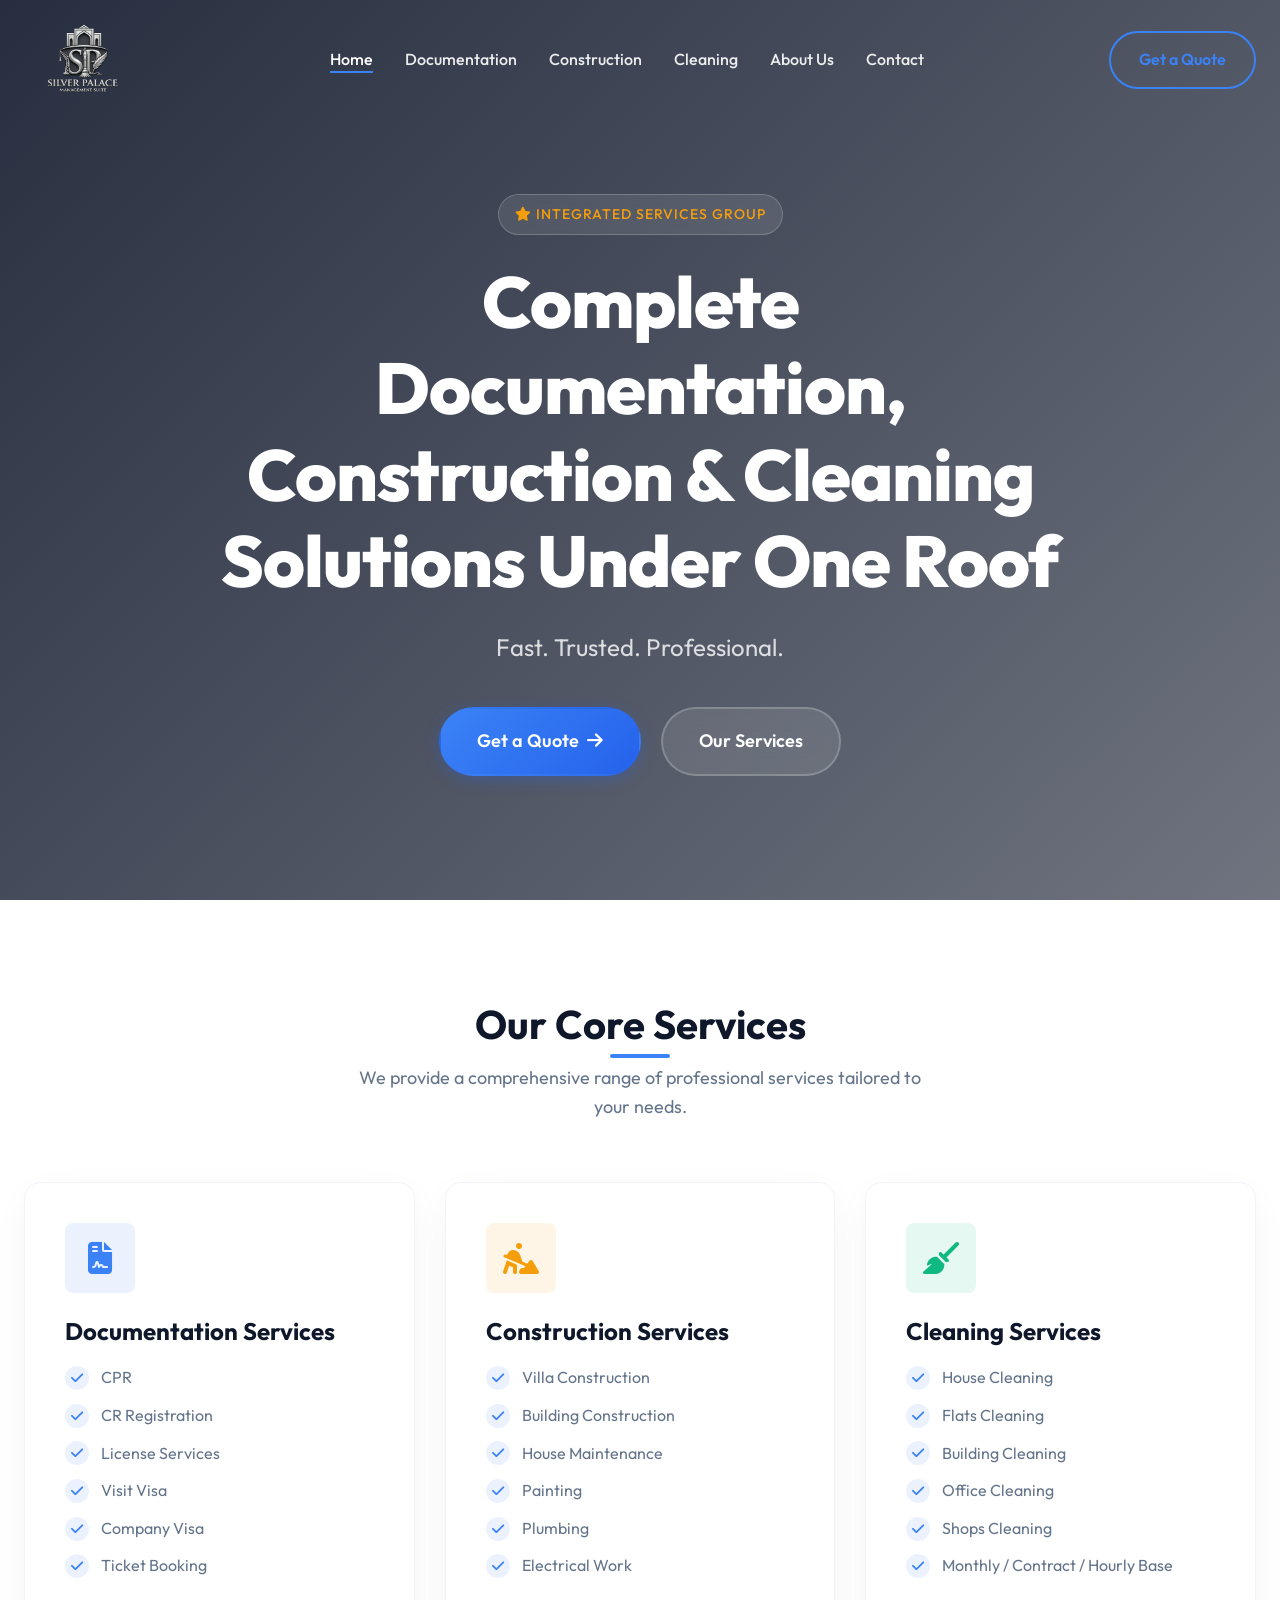
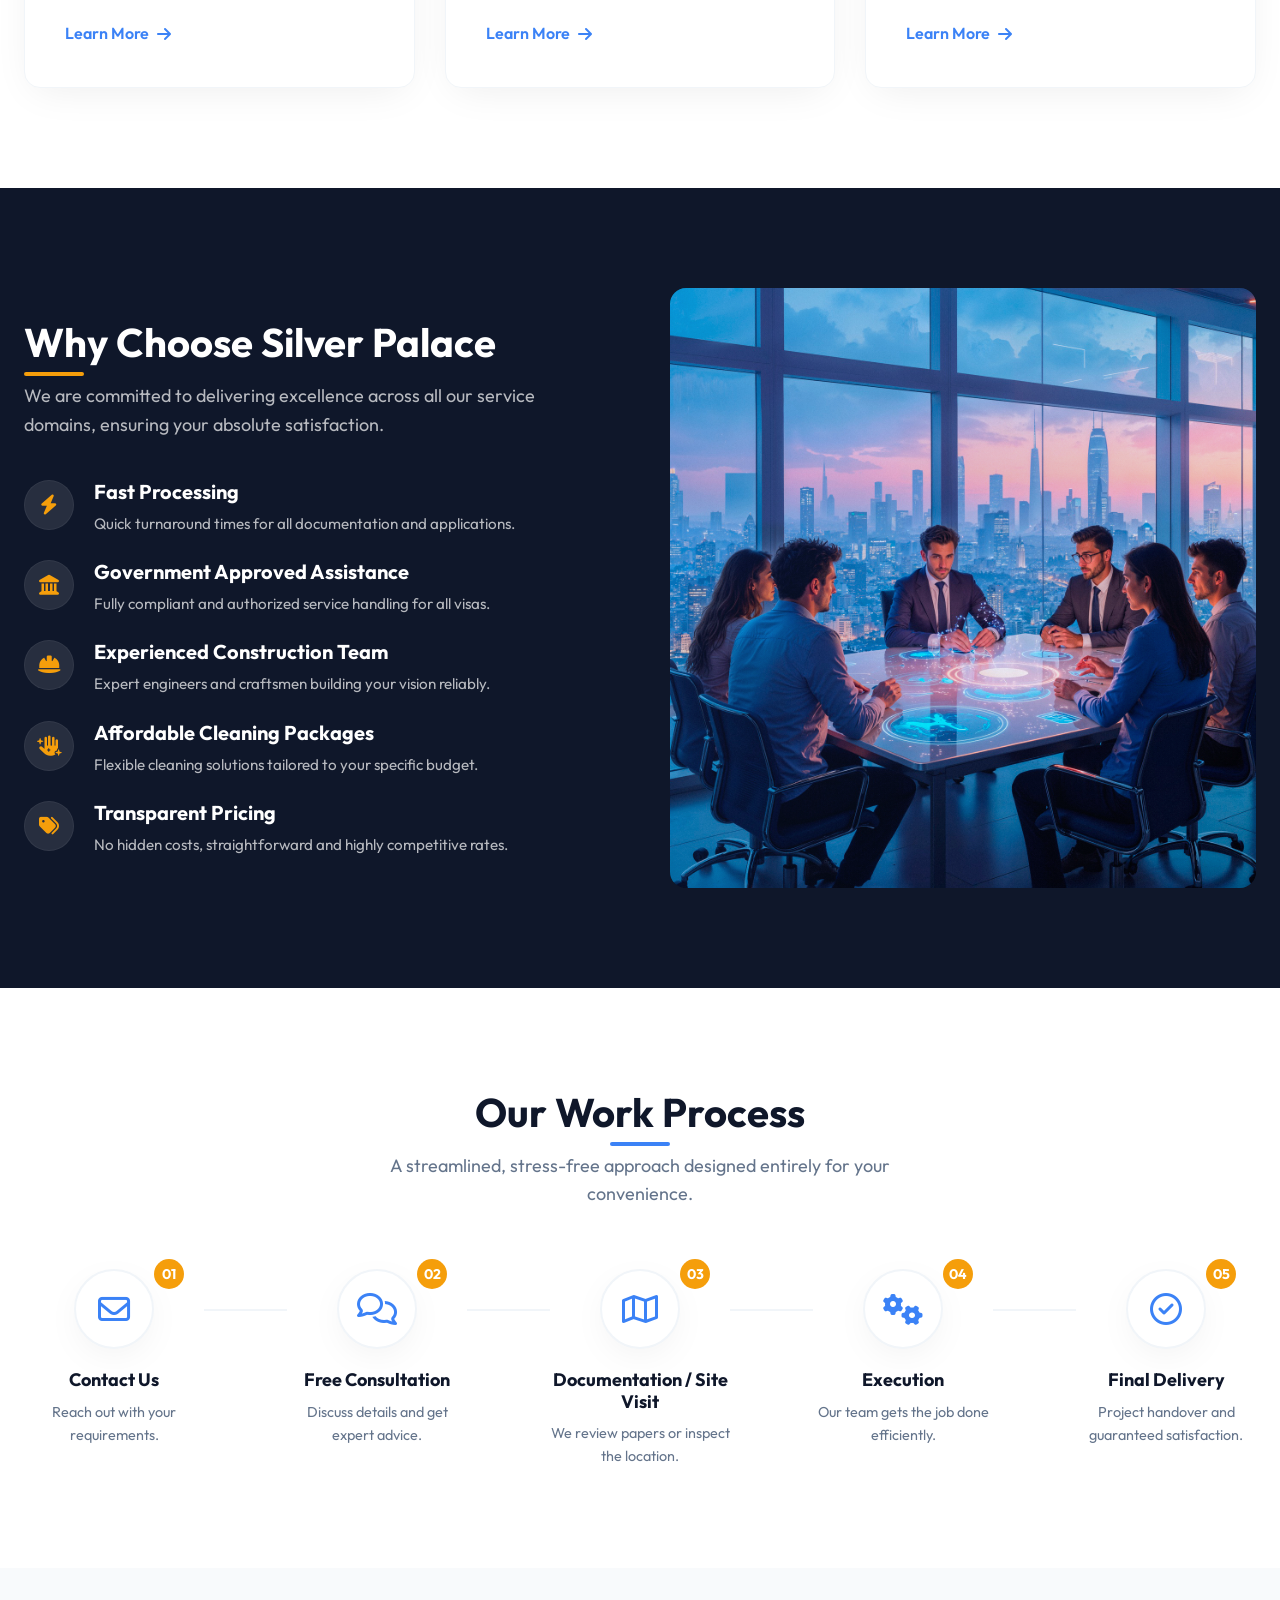
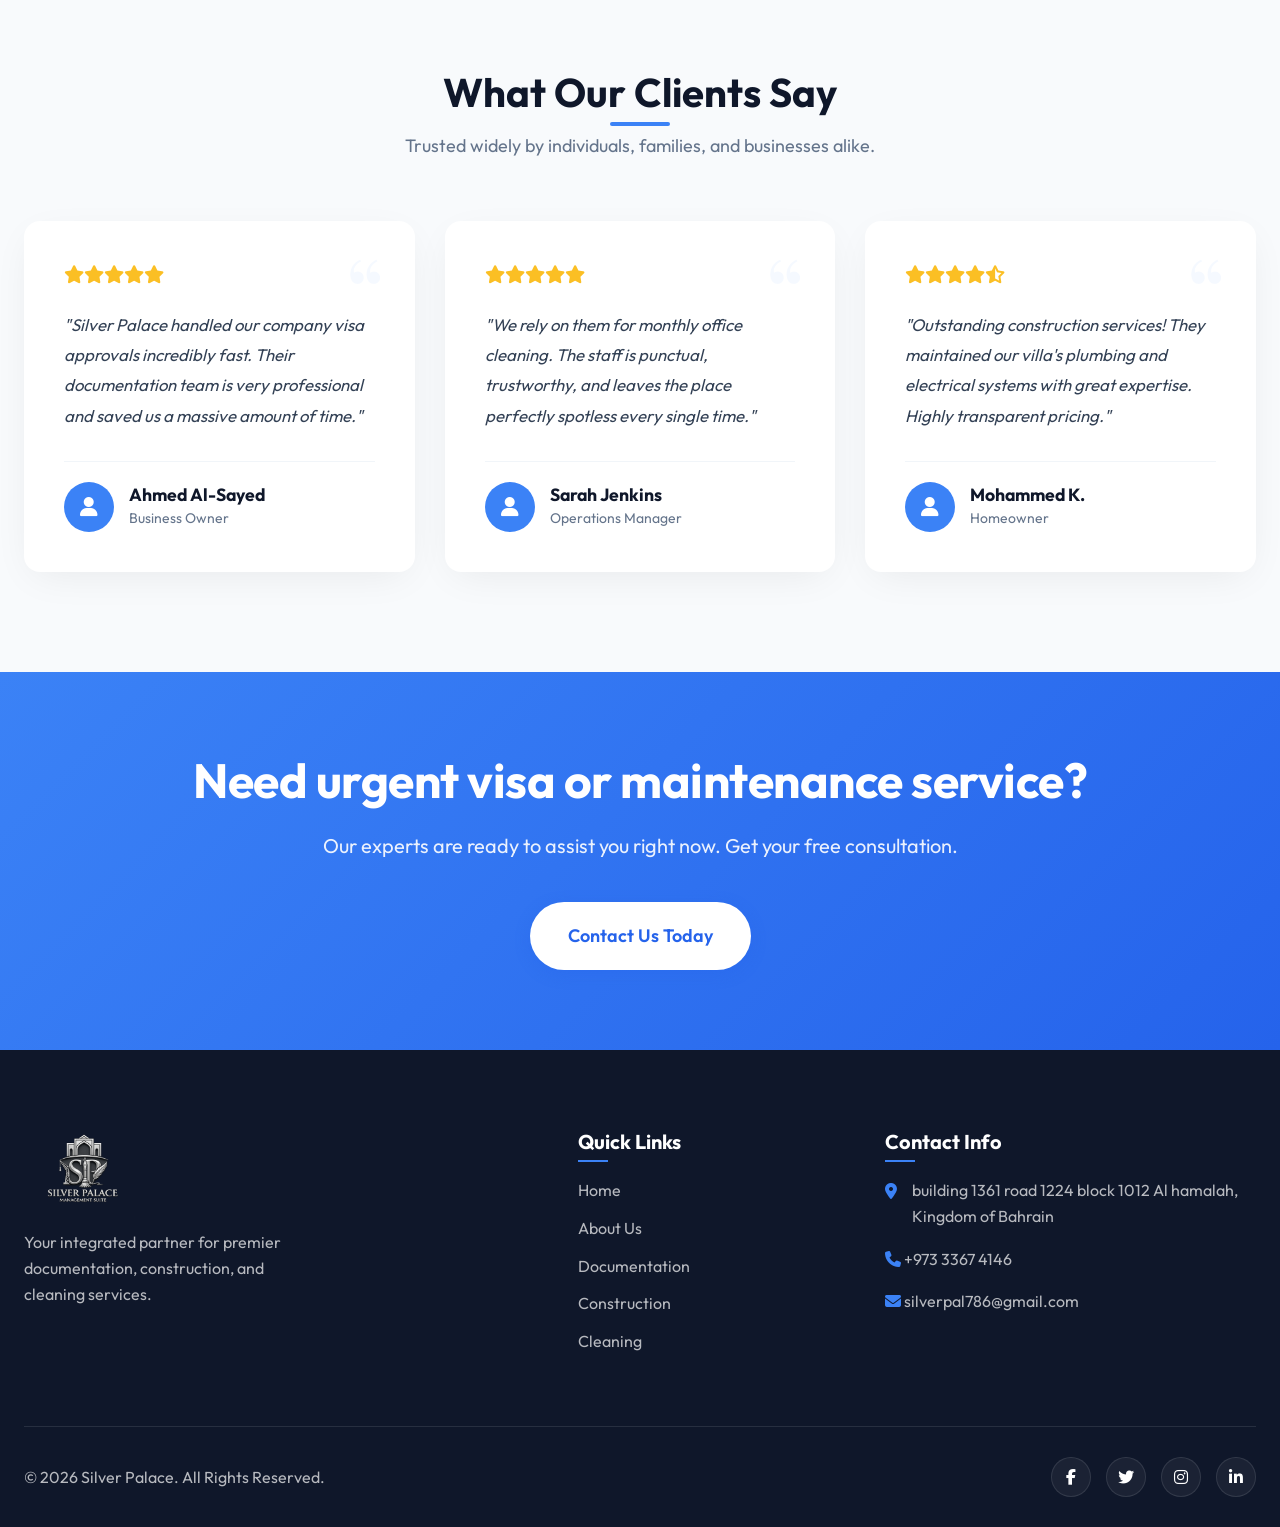
<file: index.html>
<!DOCTYPE html>
<html lang="en">

<head>
  <meta charset="UTF-8">
  <meta name="viewport" content="width=device-width, initial-scale=1.0">
  <title>Silver Palace - Documentation, Construction & Cleaning Services</title>
  <meta name="description"
    content="Complete documentation, construction, and cleaning solutions under one roof. Providing CPR, CR registration, visa services, villa construction, maintenance, and reliable cleaning services.">

  <!-- Google Fonts: Modern & Premium Typography -->
  <link rel="preconnect" href="https://fonts.googleapis.com">
  <link rel="preconnect" href="https://fonts.gstatic.com" crossorigin>
  <link
    href="https://fonts.googleapis.com/css2?family=Outfit:wght@300;400;500;600;700;800&family=Playfair+Display:ital,wght@0,600;0,700;1,600&display=swap"
    rel="stylesheet">

  <!-- FontAwesome for Icons -->
  <link rel="stylesheet" href="https://cdnjs.cloudflare.com/ajax/libs/font-awesome/6.4.0/css/all.min.css">

  <!-- Favicon -->
  <link rel="icon" type="image/png" href="assets/images/favicon.png">

  <!-- Custom CSS -->
  <link rel="stylesheet" href="css/style.css">
</head>

<body>

  <!-- HEADER / NAVIGATION -->
  <header class="navbar">
    <div class="container nav-container">
      <a href="index.html" class="logo">
        <img src="assets/images/silver-palace-logo.png" alt="Silver Palace Logo" class="nav-logo">
      </a>
      <nav>
        <ul class="nav-links">
          <li><a href="index.html" class="active">Home</a></li>
          <li><a href="documentation.html">Documentation</a></li>
          <li><a href="construction.html">Construction</a></li>
          <li><a href="cleaning.html">Cleaning</a></li>
          <!-- <li><a href="pricing.html">Pricing</a></li> -->
          <li><a href="about.html">About Us</a></li>
          <li><a href="contact.html">Contact</a></li>
        </ul>
      </nav>
      <a href="contact.html#contact_form" class="btn btn-outline nav-cta">Get a Quote</a>
      <button class="menu-toggle" aria-label="Toggle navigation">
        <i class="fa-solid fa-bars"></i>
      </button>
    </div>
  </header>

  <!-- HERO SECTION -->
  <section class="hero">
    <div class="hero-overlay"></div>
    <div class="container hero-content">
      <span class="badge"><i class="fa-solid fa-star"></i> Integrated Services Group</span>
      <h1>Complete Documentation, Construction & Cleaning Solutions Under One Roof</h1>
      <p class="subtext">Fast. Trusted. Professional.</p>
      <div class="hero-buttons">
        <a href="contact.html#contact_form" class="btn btn-primary btn-lg">Get a Quote <i
            class="fa-solid fa-arrow-right"></i></a>
        <a href="#services" class="btn btn-secondary btn-lg">Our Services</a>
      </div>
    </div>
  </section>

  <!-- CORE SERVICES SECTION -->
  <section id="services" class="services section">
    <div class="container">
      <div class="section-header text-center">
        <h2 class="section-title">Our Core Services</h2>
        <p class="section-subtitle">We provide a comprehensive range of professional services tailored to your needs.
        </p>
      </div>

      <div class="services-grid">
        <!-- Documentation Card -->
        <div class="service-card">
          <div class="card-icon wrapper-blue">
            <i class="fa-solid fa-file-contract"></i>
          </div>
          <h3>Documentation Services</h3>
          <ul class="feature-list">
            <li><i class="fa-solid fa-check"></i> CPR</li>
            <li><i class="fa-solid fa-check"></i> CR Registration</li>
            <li><i class="fa-solid fa-check"></i> License Services</li>
            <li><i class="fa-solid fa-check"></i> Visit Visa</li>
            <li><i class="fa-solid fa-check"></i> Company Visa</li>
            <li><i class="fa-solid fa-check"></i> Ticket Booking</li>
          </ul>
          <a href="documentation.html" class="card-link">Learn More <i class="fa-solid fa-arrow-right"></i></a>
        </div>

        <!-- Construction Card -->
        <div class="service-card">
          <div class="card-icon wrapper-orange">
            <i class="fa-solid fa-person-digging"></i>
          </div>
          <h3>Construction Services</h3>
          <ul class="feature-list">
            <li><i class="fa-solid fa-check"></i> Villa Construction</li>
            <li><i class="fa-solid fa-check"></i> Building Construction</li>
            <li><i class="fa-solid fa-check"></i> House Maintenance</li>
            <li><i class="fa-solid fa-check"></i> Painting</li>
            <li><i class="fa-solid fa-check"></i> Plumbing</li>
            <li><i class="fa-solid fa-check"></i> Electrical Work</li>
          </ul>
          <a href="construction.html" class="card-link">Learn More <i class="fa-solid fa-arrow-right"></i></a>
        </div>

        <!-- Cleaning Card -->
        <div class="service-card">
          <div class="card-icon wrapper-green">
            <i class="fa-solid fa-broom"></i>
          </div>
          <h3>Cleaning Services</h3>
          <ul class="feature-list">
            <li><i class="fa-solid fa-check"></i> House Cleaning</li>
            <li><i class="fa-solid fa-check"></i> Flats Cleaning</li>
            <li><i class="fa-solid fa-check"></i> Building Cleaning</li>
            <li><i class="fa-solid fa-check"></i> Office Cleaning</li>
            <li><i class="fa-solid fa-check"></i> Shops Cleaning</li>
            <li><i class="fa-solid fa-check"></i> Monthly / Contract / Hourly Base</li>
          </ul>
          <a href="cleaning.html" class="card-link">Learn More <i class="fa-solid fa-arrow-right"></i></a>
        </div>
      </div>
    </div>
  </section>

  <!-- WHY CHOOSE US -->
  <section class="why-choose-us section dark-bg">
    <div class="container why-container">
      <div class="why-content">
        <h2 class="section-title light">Why Choose Silver Palace</h2>
        <p class="section-subtitle light">We are committed to delivering excellence across all our service domains,
          ensuring your absolute satisfaction.</p>

        <div class="benefits-grid">
          <div class="benefit-item">
            <div class="benefit-icon"><i class="fa-solid fa-bolt"></i></div>
            <div>
              <h4>Fast Processing</h4>
              <p>Quick turnaround times for all documentation and applications.</p>
            </div>
          </div>
          <div class="benefit-item">
            <div class="benefit-icon"><i class="fa-solid fa-landmark"></i></div>
            <div>
              <h4>Government Approved Assistance</h4>
              <p>Fully compliant and authorized service handling for all visas.</p>
            </div>
          </div>
          <div class="benefit-item">
            <div class="benefit-icon"><i class="fa-solid fa-hard-hat"></i></div>
            <div>
              <h4>Experienced Construction Team</h4>
              <p>Expert engineers and craftsmen building your vision reliably.</p>
            </div>
          </div>
          <div class="benefit-item">
            <div class="benefit-icon"><i class="fa-solid fa-hand-sparkles"></i></div>
            <div>
              <h4>Affordable Cleaning Packages</h4>
              <p>Flexible cleaning solutions tailored to your specific budget.</p>
            </div>
          </div>
          <div class="benefit-item">
            <div class="benefit-icon"><i class="fa-solid fa-tags"></i></div>
            <div>
              <h4>Transparent Pricing</h4>
              <p>No hidden costs, straightforward and highly competitive rates.</p>
            </div>
          </div>
        </div>
      </div>
      <div class="why-image">
        <img src="./assets/images/whychooseus.webp" alt="Professional Services Display">
      </div>
    </div>
  </section>

  <!-- WORK PROCESS SECTION -->
  <section class="process section">
    <div class="container">
      <div class="section-header text-center">
        <h2 class="section-title">Our Work Process</h2>
        <p class="section-subtitle">A streamlined, stress-free approach designed entirely for your convenience.</p>
      </div>

      <div class="process-steps">
        <div class="step">
          <div class="step-number">01</div>
          <div class="step-icon"><i class="fa-regular fa-envelope"></i></div>
          <h4>Contact Us</h4>
          <p>Reach out with your requirements.</p>
        </div>
        <!-- Line connector -->
        <div class="step-connector"></div>
        <div class="step">
          <div class="step-number">02</div>
          <div class="step-icon"><i class="fa-regular fa-comments"></i></div>
          <h4>Free Consultation</h4>
          <p>Discuss details and get expert advice.</p>
        </div>
        <div class="step-connector"></div>
        <div class="step">
          <div class="step-number">03</div>
          <div class="step-icon"><i class="fa-regular fa-map"></i></div>
          <h4>Documentation / Site Visit</h4>
          <p>We review papers or inspect the location.</p>
        </div>
        <div class="step-connector"></div>
        <div class="step">
          <div class="step-number">04</div>
          <div class="step-icon"><i class="fa-solid fa-gears"></i></div>
          <h4>Execution</h4>
          <p>Our team gets the job done efficiently.</p>
        </div>
        <div class="step-connector"></div>
        <div class="step">
          <div class="step-number">05</div>
          <div class="step-icon"><i class="fa-regular fa-circle-check"></i></div>
          <h4>Final Delivery</h4>
          <p>Project handover and guaranteed satisfaction.</p>
        </div>
      </div>
    </div>
  </section>

  <!-- TESTIMONIALS SECTION -->
  <section class="testimonials section light-bg">
    <div class="container">
      <div class="section-header text-center">
        <h2 class="section-title">What Our Clients Say</h2>
        <p class="section-subtitle">Trusted widely by individuals, families, and businesses alike.</p>
      </div>

      <div class="testimonials-grid">
        <div class="testimonial-card">
          <div class="stars">
            <i class="fa-solid fa-star"></i><i class="fa-solid fa-star"></i><i class="fa-solid fa-star"></i><i
              class="fa-solid fa-star"></i><i class="fa-solid fa-star"></i>
          </div>
          <p class="review-text">"Silver Palace handled our company visa approvals incredibly fast. Their documentation
            team is very professional and saved us a massive amount of time."</p>
          <div class="client-info">
            <div class="client-avatar">
              <i class="fa-solid fa-user"></i>
            </div>
            <div>
              <h5>Ahmed Al-Sayed</h5>
              <span>Business Owner</span>
            </div>
          </div>
        </div>

        <div class="testimonial-card">
          <div class="stars">
            <i class="fa-solid fa-star"></i><i class="fa-solid fa-star"></i><i class="fa-solid fa-star"></i><i
              class="fa-solid fa-star"></i><i class="fa-solid fa-star"></i>
          </div>
          <p class="review-text">"We rely on them for monthly office cleaning. The staff is punctual, trustworthy, and
            leaves the place perfectly spotless every single time."</p>
          <div class="client-info">
            <div class="client-avatar">
              <i class="fa-solid fa-user"></i>
            </div>
            <div>
              <h5>Sarah Jenkins</h5>
              <span>Operations Manager</span>
            </div>
          </div>
        </div>

        <div class="testimonial-card">
          <div class="stars">
            <i class="fa-solid fa-star"></i><i class="fa-solid fa-star"></i><i class="fa-solid fa-star"></i><i
              class="fa-solid fa-star"></i><i class="fa-solid fa-star-half-stroke"></i>
          </div>
          <p class="review-text">"Outstanding construction services! They maintained our villa's plumbing and electrical
            systems with great expertise. Highly transparent pricing."</p>
          <div class="client-info">
            <div class="client-avatar">
              <i class="fa-solid fa-user"></i>
            </div>
            <div>
              <h5>Mohammed K.</h5>
              <span>Homeowner</span>
            </div>
          </div>
        </div>
      </div>
    </div>
  </section>

  <!-- CALL TO ACTION -->
  <section class="cta section">
    <div class="container text-center">
      <h2 class="cta-title">Need urgent visa or maintenance service?</h2>
      <p class="cta-subtitle">Our experts are ready to assist you right now. Get your free consultation.</p>
      <a href="contact.html#contact_form" class="btn btn-primary btn-lg">Contact Us Today</a>
    </div>
  </section>

  <!-- FOOTER -->
  <footer class="footer">
    <div class="container">
      <div class="footer-top">
        <div class="footer-brand">
          <a href="index.html" class="logo">
            <img src="assets/images/silver-palace-logo.png" alt="Silver Palace Logo" class="nav-logo">
          </a>
          <p>Your integrated partner for premier documentation, construction, and cleaning services.</p>
        </div>
        <div class="footer-links">
          <h4>Quick Links</h4>
          <ul>
            <li><a href="index.html">Home</a></li>
            <!-- <li><a href="pricing.html">Pricing</a></li> -->
            <li><a href="about.html">About Us</a></li>
            <li><a href="documentation.html">Documentation</a></li>
            <li><a href="construction.html">Construction</a></li>
            <li><a href="cleaning.html">Cleaning</a></li>
          </ul>
        </div>
        <div class="footer-contact">
          <h4>Contact Info</h4>
          <ul>
            <li><i class="fa-solid fa-location-dot"></i>building 1361 road 1224 block 1012 Al hamalah, Kingdom of
              Bahrain</li>
            <li> <a href="tel:+97333674146"> <i class="fa-solid fa-phone"></i> +973 3367 4146</a></li>
            <li> <a href="mailto:silverpal786@gmail.com"> <i class="fa-solid fa-envelope"></i>
                silverpal786@gmail.com</a></li>
          </ul>
        </div>
      </div>
      <div class="footer-bottom">
        <p>&copy; 2026 Silver Palace. All Rights Reserved.</p>
        <div class="social-links">
          <a href="#" aria-label="Facebook"><i class="fa-brands fa-facebook-f"></i></a>
          <a href="#" aria-label="Twitter"><i class="fa-brands fa-twitter"></i></a>
          <a href="#" aria-label="Instagram"><i class="fa-brands fa-instagram"></i></a>
          <a href="#" aria-label="LinkedIn"><i class="fa-brands fa-linkedin-in"></i></a>
        </div>
      </div>
    </div>
  </footer>

  <!-- JS for Mobile Menu and Scroll Effects -->
  <script>
    document.querySelector('.menu-toggle').addEventListener('click', function () {
      document.querySelector('.nav-links').classList.toggle('active');
    });

    // Header scroll effect
    window.addEventListener('scroll', function () {
      const header = document.querySelector('.navbar');
      if (window.scrollY > 50) {
        header.classList.add('scrolled');
      } else {
        header.classList.remove('scrolled');
      }
    });
  </script>
</body>

</html>
</file>
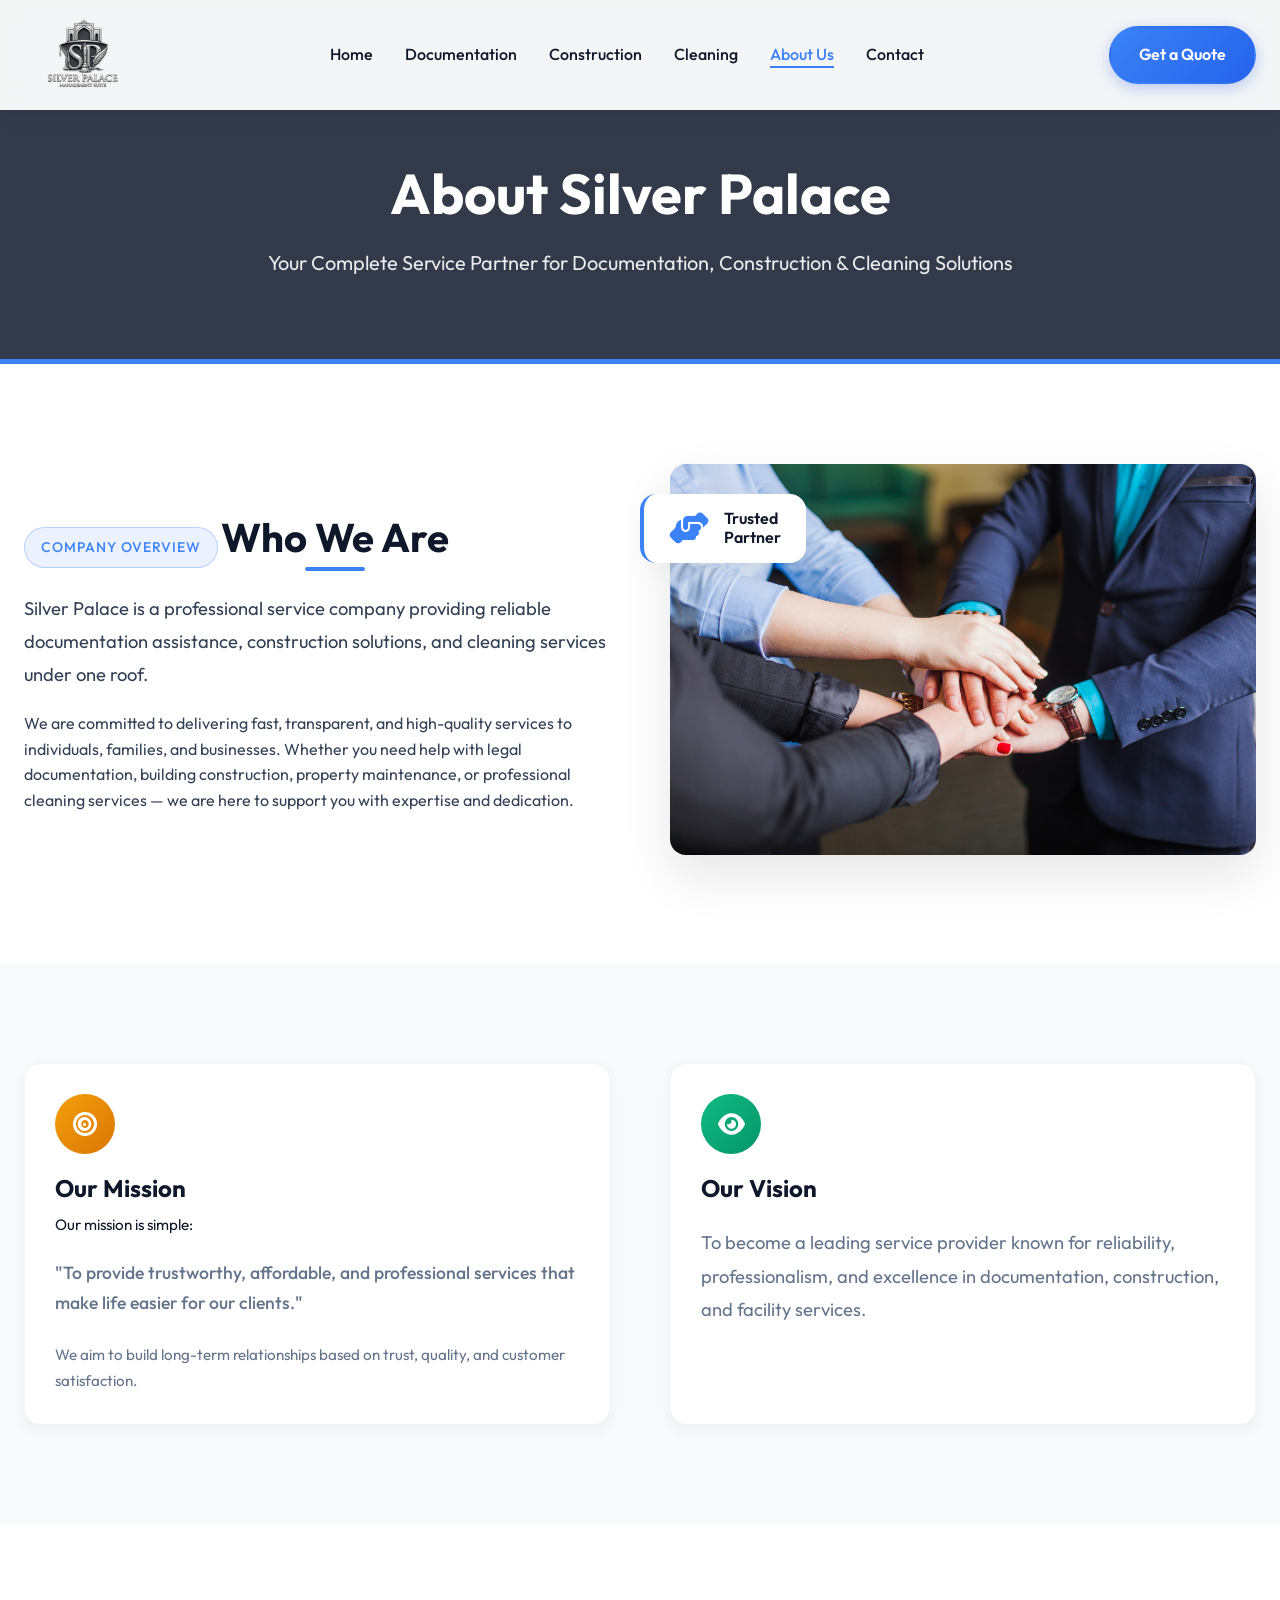
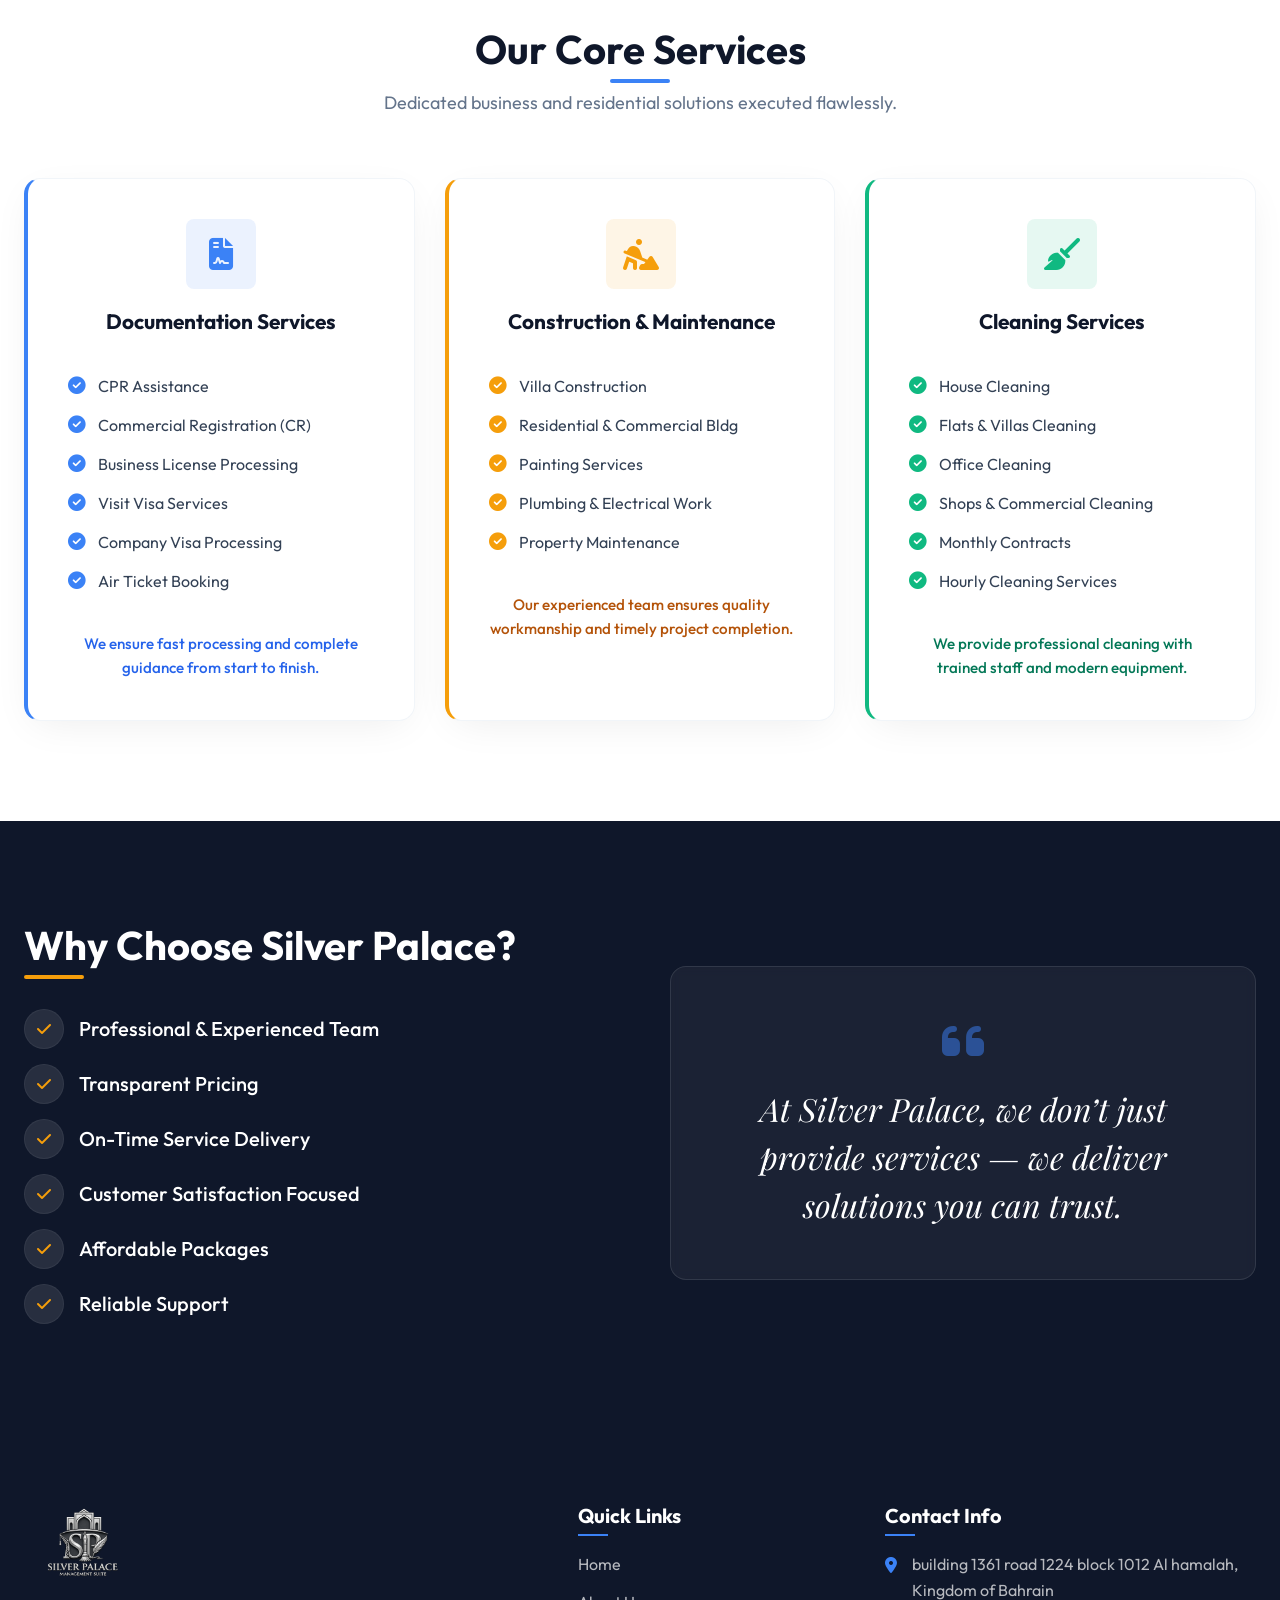
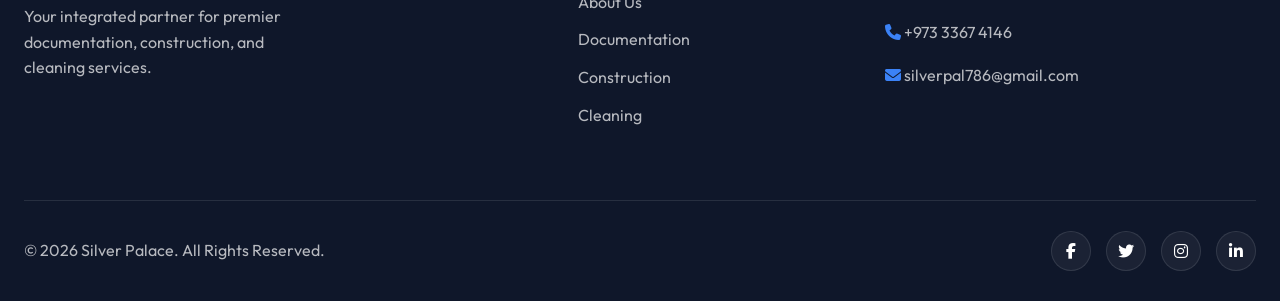
<file: about.html>
<!DOCTYPE html>
<html lang="en">

<head>
    <meta charset="UTF-8">
    <meta name="viewport" content="width=device-width, initial-scale=1.0">
    <title>About Us - Silver Palace</title>
    <meta name="description"
        content="Learn about Silver Palace, your complete service partner for documentation, construction, and cleaning solutions. Trusted, professional, and reliable.">

    <!-- Google Fonts -->
    <link rel="preconnect" href="https://fonts.googleapis.com">
    <link rel="preconnect" href="https://fonts.gstatic.com" crossorigin>
    <link
        href="https://fonts.googleapis.com/css2?family=Outfit:wght@300;400;500;600;700;800&family=Playfair+Display:ital,wght@0,600;0,700;1,600&display=swap"
        rel="stylesheet">

    <!-- FontAwesome -->
    <link rel="stylesheet" href="https://cdnjs.cloudflare.com/ajax/libs/font-awesome/6.4.0/css/all.min.css">

    <!-- Favicon -->
    <link rel="icon" type="image/png" href="assets/images/favicon.png">

    <!-- Custom CSS -->
    <link rel="stylesheet" href="css/style.css">
</head>

<body>

    <!-- HEADER / NAVIGATION -->
    <header class="navbar scrolled">
        <div class="container nav-container">
            <a href="index.html" class="logo">
                <img src="assets/images/silver-palace-logo.png" alt="Silver Palace Logo" class="nav-logo">
            </a>
            <nav>
                <ul class="nav-links">
                    <li><a href="index.html">Home</a></li>
                    <li><a href="documentation.html">Documentation</a></li>
                    <li><a href="construction.html">Construction</a></li>
                    <li><a href="cleaning.html">Cleaning</a></li>
                    <!-- <li><a href="pricing.html">Pricing</a></li> -->
                    <li><a href="about.html" class="active">About Us</a></li>
                    <li><a href="contact.html">Contact</a></li>
                </ul>
            </nav>
            <a href="contact.html#contact_form" class="btn btn-primary nav-cta">Get a Quote</a>
            <button class="menu-toggle" aria-label="Toggle navigation">
                <i class="fa-solid fa-bars"></i>
            </button>
        </div>
    </header>

    <!-- PAGE HEADER / HERO -->
    <section class="page-header"
        style="background: linear-gradient(rgba(15, 23, 42, 0.85), rgba(15, 23, 42, 0.85)), url('https://images.unsplash.com/photo-1497366216548-37526070297c?auto=format&fit=crop&q=80'); background-size: cover; background-position: center;">
        <div class="container text-center">
            <h1>About Silver Palace</h1>
            <p>Your Complete Service Partner for Documentation, Construction & Cleaning Solutions</p>
        </div>
    </section>

    <!-- WHO WE ARE -->
    <section class="section">
        <div class="container">
            <div class="row items-center gap-60">
                <div class="col-md-6 content-block">
                    <span class="badge blue-badge">Company Overview</span>
                    <h2 class="section-title">Who We Are</h2>
                    <p class="lead-text">Silver Palace is a professional service company providing reliable
                        documentation assistance, construction solutions, and cleaning services under one roof.</p>
                    <p>We are committed to delivering fast, transparent, and high-quality services to individuals,
                        families, and businesses. Whether you need help with legal documentation, building construction,
                        property maintenance, or professional cleaning services — we are here to support you with
                        expertise and dedication.</p>
                </div>
                <div class="col-md-6">
                    <div class="image-box relative-img">
                        <img src="./assets/images/trusted-team.webp" alt="Silver Palace Team"
                            class="img-fluid rounded shadow-lg">
                        <div class="cleaning-badge" style="border-left-color: var(--primary);">
                            <i class="fa-solid fa-handshake-angle" style="color: var(--primary);"></i>
                            <span>Trusted<br>Partner</span>
                        </div>
                    </div>
                </div>
            </div>
        </div>
    </section>

    <!-- MISSION & VISION-->
    <section class="section light-bg">
        <div class="container">
            <div class="row gap-60">

                <!-- Mission -->
                <div class="col-md-6">
                    <div class="info-card" style="height: 100%; justify-content: flex-start;">
                        <div class="icon-circle bg-blue text-white"
                            style="background: linear-gradient(135deg, var(--secondary), #d97706);"><i
                                class="fa-solid fa-bullseye"></i></div>
                        <h2>Our Mission</h2>
                        <p class="lead-text" style="color: var(--dark); margin-top: 10px;">Our mission is simple:</p>
                        <p style="font-size: 1.1rem; line-height: 1.7; font-weight: 500;">"To provide trustworthy,
                            affordable, and professional services that make life easier for our clients."</p>
                        <p class="mt-4">We aim to build long-term relationships based on trust, quality, and customer
                            satisfaction.</p>
                    </div>
                </div>

                <!-- Vision -->
                <div class="col-md-6">
                    <div class="info-card" style="height: 100%; justify-content: flex-start;">
                        <div class="icon-circle bg-blue text-white"
                            style="background: linear-gradient(135deg, var(--accent), #059669);"><i
                                class="fa-solid fa-eye"></i></div>
                        <h2>Our Vision</h2>
                        <p class="mt-4" style="font-size: 1.15rem; line-height: 1.8;">To become a leading service
                            provider known for reliability, professionalism, and excellence in documentation,
                            construction, and facility services.</p>
                    </div>
                </div>

            </div>
        </div>
    </section>

    <!-- OUR CORE SERVICES (Summaries) -->
    <section class="section">
        <div class="container">
            <div class="section-header text-center">
                <h2 class="section-title">Our Core Services</h2>
                <p class="section-subtitle">Dedicated business and residential solutions executed flawlessly.</p>
            </div>

            <div class="grid-3">

                <!-- Documentation Summary -->
                <div class="service-card" style="border-left: 4px solid var(--primary);">
                    <div class="card-icon wrapper-blue" style="margin: 0 auto 20px;">
                        <i class="fa-solid fa-file-contract"></i>
                    </div>
                    <h3 class="text-center" style="font-size: 1.3rem;">Documentation Services</h3>
                    <ul class="clean-check-list" style="margin-top: 20px;">
                        <li><i class="fa-solid fa-circle-check" style="color: var(--primary);"></i> CPR Assistance</li>
                        <li><i class="fa-solid fa-circle-check" style="color: var(--primary);"></i> Commercial
                            Registration (CR)</li>
                        <li><i class="fa-solid fa-circle-check" style="color: var(--primary);"></i> Business License
                            Processing</li>
                        <li><i class="fa-solid fa-circle-check" style="color: var(--primary);"></i> Visit Visa Services
                        </li>
                        <li><i class="fa-solid fa-circle-check" style="color: var(--primary);"></i> Company Visa
                            Processing</li>
                        <li><i class="fa-solid fa-circle-check" style="color: var(--primary);"></i> Air Ticket Booking
                        </li>
                    </ul>
                    <p class="text-center mt-4"
                        style="font-weight: 500; font-size: 0.95rem; color: var(--primary-dark);">We ensure fast
                        processing and complete guidance from start to finish.</p>
                </div>

                <!-- Construction Summary -->
                <div class="service-card" style="border-left: 4px solid var(--secondary);">
                    <div class="card-icon wrapper-orange" style="margin: 0 auto 20px;">
                        <i class="fa-solid fa-person-digging"></i>
                    </div>
                    <h3 class="text-center" style="font-size: 1.3rem;">Construction & Maintenance</h3>
                    <ul class="clean-check-list" style="margin-top: 20px;">
                        <li><i class="fa-solid fa-circle-check" style="color: var(--secondary);"></i> Villa Construction
                        </li>
                        <li><i class="fa-solid fa-circle-check" style="color: var(--secondary);"></i> Residential &
                            Commercial Bldg</li>
                        <li><i class="fa-solid fa-circle-check" style="color: var(--secondary);"></i> Painting Services
                        </li>
                        <li><i class="fa-solid fa-circle-check" style="color: var(--secondary);"></i> Plumbing &
                            Electrical Work</li>
                        <li><i class="fa-solid fa-circle-check" style="color: var(--secondary);"></i> Property
                            Maintenance</li>
                    </ul>
                    <p class="text-center mt-4" style="font-weight: 500; font-size: 0.95rem; color: #b45309;">Our
                        experienced team ensures quality workmanship and timely project completion.</p>
                </div>

                <!-- Cleaning Summary -->
                <div class="service-card" style="border-left: 4px solid var(--accent);">
                    <div class="card-icon wrapper-green" style="margin: 0 auto 20px;">
                        <i class="fa-solid fa-broom"></i>
                    </div>
                    <h3 class="text-center" style="font-size: 1.3rem;">Cleaning Services</h3>
                    <ul class="clean-check-list" style="margin-top: 20px;">
                        <li><i class="fa-solid fa-circle-check" style="color: var(--accent);"></i> House Cleaning</li>
                        <li><i class="fa-solid fa-circle-check" style="color: var(--accent);"></i> Flats & Villas
                            Cleaning</li>
                        <li><i class="fa-solid fa-circle-check" style="color: var(--accent);"></i> Office Cleaning</li>
                        <li><i class="fa-solid fa-circle-check" style="color: var(--accent);"></i> Shops & Commercial
                            Cleaning</li>
                        <li><i class="fa-solid fa-circle-check" style="color: var(--accent);"></i> Monthly Contracts
                        </li>
                        <li><i class="fa-solid fa-circle-check" style="color: var(--accent);"></i> Hourly Cleaning
                            Services</li>
                    </ul>
                    <p class="text-center mt-4" style="font-weight: 500; font-size: 0.95rem; color: #047857;">We provide
                        professional cleaning with trained staff and modern equipment.</p>
                </div>

            </div>
        </div>
    </section>

    <!-- WHY CHOOSE US & CLOSING -->
    <section class="section dark-bg">
        <div class="container">
            <div class="row items-center gap-60">
                <div class="col-md-6">
                    <h2 class="section-title light">Why Choose Silver Palace?</h2>
                    <ul class="benefits-grid mt-4" style="gap: 15px;">
                        <li class="benefit-item" style="align-items: center; gap: 15px;">
                            <div class="benefit-icon" style="width: 40px; height: 40px; font-size: 1rem;"><i
                                    class="fa-solid fa-check"></i></div>
                            <h4 style="margin: 0; font-weight: 500;">Professional & Experienced Team</h4>
                        </li>
                        <li class="benefit-item" style="align-items: center; gap: 15px;">
                            <div class="benefit-icon" style="width: 40px; height: 40px; font-size: 1rem;"><i
                                    class="fa-solid fa-check"></i></div>
                            <h4 style="margin: 0; font-weight: 500;">Transparent Pricing</h4>
                        </li>
                        <li class="benefit-item" style="align-items: center; gap: 15px;">
                            <div class="benefit-icon" style="width: 40px; height: 40px; font-size: 1rem;"><i
                                    class="fa-solid fa-check"></i></div>
                            <h4 style="margin: 0; font-weight: 500;">On-Time Service Delivery</h4>
                        </li>
                        <li class="benefit-item" style="align-items: center; gap: 15px;">
                            <div class="benefit-icon" style="width: 40px; height: 40px; font-size: 1rem;"><i
                                    class="fa-solid fa-check"></i></div>
                            <h4 style="margin: 0; font-weight: 500;">Customer Satisfaction Focused</h4>
                        </li>
                        <li class="benefit-item" style="align-items: center; gap: 15px;">
                            <div class="benefit-icon" style="width: 40px; height: 40px; font-size: 1rem;"><i
                                    class="fa-solid fa-check"></i></div>
                            <h4 style="margin: 0; font-weight: 500;">Affordable Packages</h4>
                        </li>
                        <li class="benefit-item" style="align-items: center; gap: 15px;">
                            <div class="benefit-icon" style="width: 40px; height: 40px; font-size: 1rem;"><i
                                    class="fa-solid fa-check"></i></div>
                            <h4 style="margin: 0; font-weight: 500;">Reliable Support</h4>
                        </li>
                    </ul>
                </div>

                <div class="col-md-6 text-center">
                    <div
                        style="background: rgba(255,255,255,0.05); border: 1px solid rgba(255,255,255,0.1); padding: 50px; border-radius: var(--border-radius); backdrop-filter: blur(5px);">
                        <i class="fa-solid fa-quote-left"
                            style="font-size: 3rem; color: var(--primary); margin-bottom: 20px; opacity: 0.5;"></i>
                        <h3
                            style="font-family: var(--font-serif); font-size: 2rem; color: var(--white); font-weight: 400; line-height: 1.5; font-style: italic;">
                            At Silver Palace, we don’t just provide services — we deliver solutions you can trust.</h3>
                    </div>
                </div>
            </div>
        </div>
    </section>

    <!-- FOOTER -->
    <footer class="footer">
        <div class="container">
            <div class="footer-top">
                <div class="footer-brand">
                    <a href="index.html" class="logo">
                        <img src="assets/images/silver-palace-logo.png" alt="Silver Palace Logo" class="nav-logo">
                    </a>
                    <p>Your integrated partner for premier documentation, construction, and cleaning services.</p>
                </div>
                <div class="footer-links">
                    <h4>Quick Links</h4>
                    <ul>
                        <li><a href="index.html">Home</a></li>
                        <li><a href="about.html">About Us</a></li>
                        <li><a href="documentation.html">Documentation</a></li>
                        <li><a href="construction.html">Construction</a></li>
                        <li><a href="cleaning.html">Cleaning</a></li>
                        <!-- <li><a href="pricing.html">Pricing</a></li> -->
                    </ul>
                </div>
                <div class="footer-contact">
                    <h4>Contact Info</h4>
                    <ul>
                        <li><i class="fa-solid fa-location-dot"></i>building 1361 road 1224 block 1012 Al hamalah,
                            Kingdom of Bahrain</li>
                        <li> <a href="tel:+97333674146"> <i class="fa-solid fa-phone"></i> +973 3367 4146</a></li>
                        <li> <a href="mailto:silverpal786@gmail.com"> <i class="fa-solid fa-envelope"></i>
                                silverpal786@gmail.com</a></li>
                    </ul>
                </div>
            </div>
            <div class="footer-bottom">
                <p>&copy; 2026 Silver Palace. All Rights Reserved.</p>
                <div class="social-links">
                    <a href="#" aria-label="Facebook"><i class="fa-brands fa-facebook-f"></i></a>
                    <a href="#" aria-label="Twitter"><i class="fa-brands fa-twitter"></i></a>
                    <a href="#" aria-label="Instagram"><i class="fa-brands fa-instagram"></i></a>
                    <a href="#" aria-label="LinkedIn"><i class="fa-brands fa-linkedin-in"></i></a>
                </div>
            </div>
        </div>
    </footer>

    <!-- JS for Mobile Menu -->
    <script>
        document.querySelector('.menu-toggle').addEventListener('click', function () {
            document.querySelector('.nav-links').classList.toggle('active');
        });
    </script>
</body>

</html>
</file>
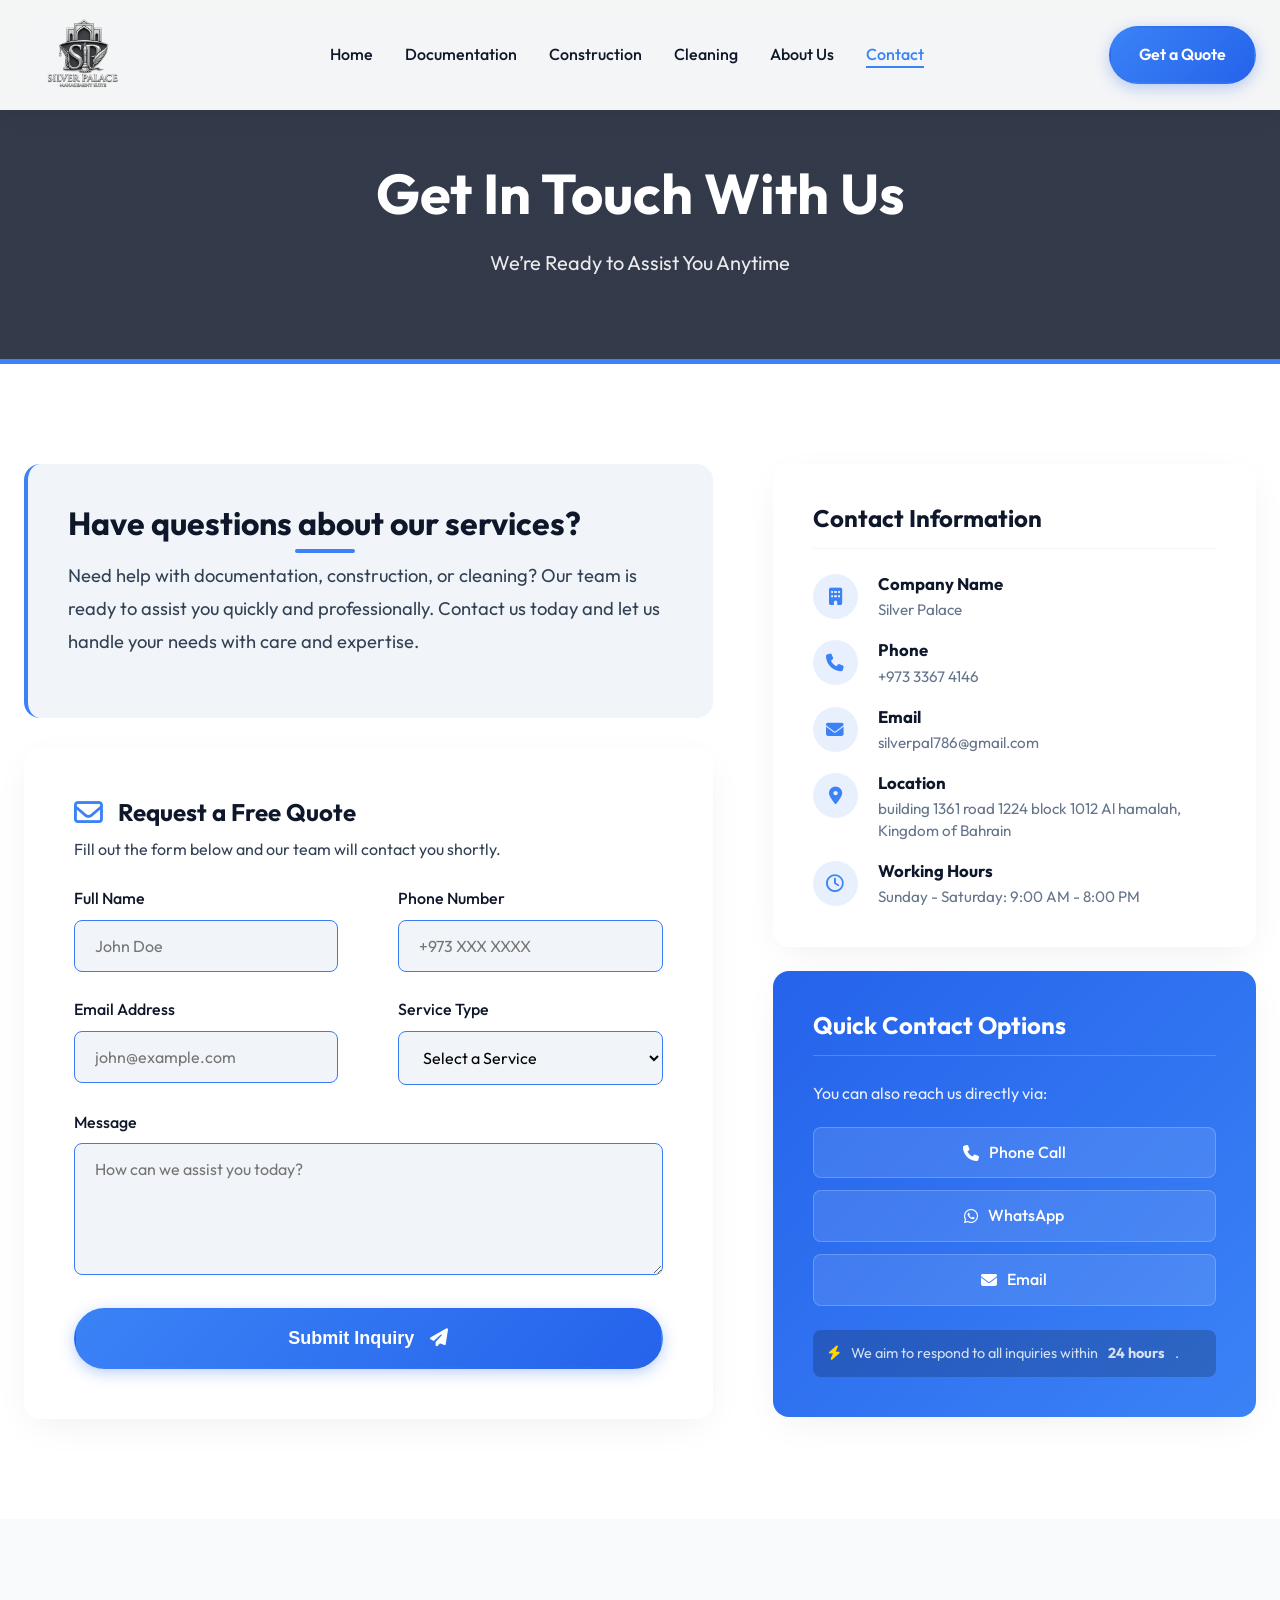
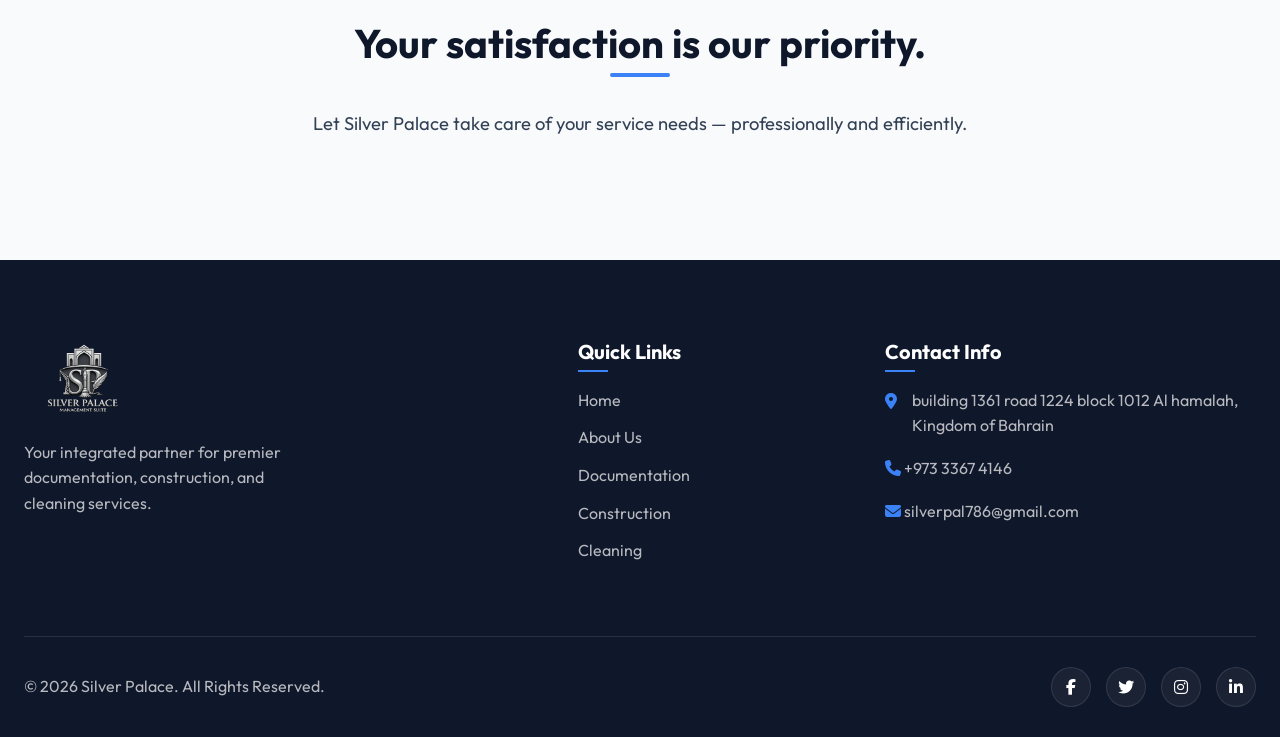
<file: contact.html>
<!DOCTYPE html>
<html lang="en">

<head>
    <meta charset="UTF-8">
    <meta name="viewport" content="width=device-width, initial-scale=1.0">
    <title>Contact Us - Silver Palace</title>
    <meta name="description"
        content="Get in touch with Silver Palace for documentation, construction, and cleaning services. We are ready to assist you anytime.">

    <!-- Google Fonts -->
    <link rel="preconnect" href="https://fonts.googleapis.com">
    <link rel="preconnect" href="https://fonts.gstatic.com" crossorigin>
    <link
        href="https://fonts.googleapis.com/css2?family=Outfit:wght@300;400;500;600;700;800&family=Playfair+Display:ital,wght@0,600;0,700;1,600&display=swap"
        rel="stylesheet">

    <!-- FontAwesome -->
    <link rel="stylesheet" href="https://cdnjs.cloudflare.com/ajax/libs/font-awesome/6.4.0/css/all.min.css">

    <!-- Favicon -->
    <link rel="icon" type="image/png" href="assets/images/favicon.png">

    <!-- Custom CSS -->
    <link rel="stylesheet" href="css/style.css">
</head>

<body>

    <!-- HEADER / NAVIGATION -->
    <header class="navbar scrolled">
        <div class="container nav-container">
            <a href="index.html" class="logo">
                <img src="assets/images/silver-palace-logo.png" alt="Silver Palace Logo" class="nav-logo">
            </a>
            <nav>
                <ul class="nav-links">
                    <li><a href="index.html">Home</a></li>
                    <li><a href="documentation.html">Documentation</a></li>
                    <li><a href="construction.html">Construction</a></li>
                    <li><a href="cleaning.html">Cleaning</a></li>
                    <!-- <li><a href="pricing.html">Pricing</a></li> -->
                    <li><a href="about.html">About Us</a></li>
                    <li><a href="contact.html" class="active">Contact</a></li>
                </ul>
            </nav>
            <a href="contact.html#contact_form" class="btn btn-primary nav-cta">Get a Quote</a>
            <button class="menu-toggle" aria-label="Toggle navigation">
                <i class="fa-solid fa-bars"></i>
            </button>
        </div>
    </header>

    <!-- PAGE HEADER -->
    <section class="page-header"
        style="background: linear-gradient(rgba(15, 23, 42, 0.85), rgba(15, 23, 42, 0.85)), url('https://images.unsplash.com/photo-1542744173-8e7e53415bb0?auto=format&fit=crop&q=80'); background-size: cover; background-position: center;">
        <div class="container text-center">
            <h1>Get In Touch With Us</h1>
            <p>We’re Ready to Assist You Anytime</p>
        </div>
    </section>

    <!-- CONTACT INTRO & FORM SECTION -->
    <section class="section">
        <div class="container">

            <div class="row gap-60">

                <!-- Left Column: Form -->
                <div class="col-md-7">
                    <div class="contact-intro mb-4">
                        <h2 class="section-title" style="font-size: 2rem;">Have questions about our services?</h2>
                        <p class="lead-text">Need help with documentation, construction, or cleaning? Our team is ready
                            to assist you quickly and professionally. Contact us today and let us handle your needs with
                            care and expertise.</p>
                    </div>

                    <div class="form-container" id="contact_form">
                        <h3 class="form-heading"><i class="fa-regular fa-envelope"></i> Request a Free Quote</h3>
                        <p class="text-muted mb-4">Fill out the form below and our team will contact you shortly.</p>

                        <form action="https://formspree.io/f/mlgpolqp" method="POST" class="contact-form">

                            <div class="form-group row gap-20">
                                <div class="col-md-6">
                                    <label for="fullName">Full Name</label>
                                    <input type="text" id="fullName" name="Full Name" class="form-control"
                                        placeholder="John Doe" required>
                                </div>
                                <div class="col-md-6">
                                    <label for="phone">Phone Number</label>
                                    <input type="tel" id="phone" name="Phone Number" class="form-control"
                                        placeholder="+973 XXX XXXX" required>
                                </div>
                            </div>

                            <div class="form-group row gap-20">
                                <div class="col-md-6">
                                    <label for="email">Email Address</label>
                                    <input type="email" id="email" name="Email Address" class="form-control"
                                        placeholder="john@example.com" required>
                                </div>
                                <div class="col-md-6">
                                    <label for="serviceType">Service Type</label>
                                    <select id="serviceType" name="Service Type" class="form-control" required>
                                        <option value="" disabled selected>Select a Service</option>
                                        <option value="Documentation Services">Documentation Services</option>
                                        <option value="Construction Services">Construction Services</option>
                                        <option value="Cleaning Services">Cleaning Services</option>
                                        <option value="Web Development">Web Development</option>
                                        <option value="Other">Other</option>
                                    </select>
                                </div>
                            </div>

                            <div class="form-group">
                                <label for="message">Message</label>
                                <textarea id="message" name="Message" class="form-control" rows="5"
                                    placeholder="How can we assist you today?" required></textarea>
                            </div>

                            <!-- FormSubmit Settings -->
                            <input type="hidden" name="_subject" value="New Lead from Silver Palace Website">
                            <input type="hidden" name="_captcha" value="false">
                            <input type="hidden" name="_template" value="table">
                            <input type="hidden" name="_next" value="https://www.silverpalacebh.com/thank-you.html">

                            <button type="submit" class="btn btn-primary btn-lg" style="width: 100%;">
                                Submit Inquiry <i class="fa-solid fa-paper-plane" style="margin-left: 8px;"></i>
                            </button>

                        </form>
                    </div>
                </div>

                <!-- Right Column: Info -->
                <div class="col-md-5">

                    <!-- Company Info Details -->
                    <div class="contact-info-card">
                        <h3>Contact Information</h3>
                        <ul class="info-list">
                            <li>
                                <div class="info-icon"><i class="fa-solid fa-building"></i></div>
                                <div>
                                    <h5>Company Name</h5>
                                    <p>Silver Palace</p>
                                </div>
                            </li>
                            <li>
                                <div class="info-icon"><i class="fa-solid fa-phone"></i></div>
                                <div>
                                    <h5>Phone</h5>
                                    <p>+973 3367 4146</p>
                                </div>
                            </li>
                            <li>
                                <div class="info-icon"><i class="fa-solid fa-envelope"></i></div>
                                <div>
                                    <h5>Email</h5>
                                    <p>silverpal786@gmail.com</p>
                                </div>
                            </li>
                            <li>
                                <div class="info-icon"><i class="fa-solid fa-location-dot"></i></div>
                                <div>
                                    <h5>Location</h5>
                                    <p>building 1361 road 1224 block 1012 Al hamalah, Kingdom of Bahrain</p>
                                </div>
                            </li>
                            <li>
                                <div class="info-icon"><i class="fa-regular fa-clock"></i></div>
                                <div>
                                    <h5>Working Hours</h5>
                                    <p>Sunday - Saturday: 9:00 AM - 8:00 PM</p>
                                </div>
                            </li>
                        </ul>
                    </div>

                    <!-- Quick Options -->
                    <div class="contact-info-card quick-options mt-4"
                        style="background: linear-gradient(135deg, var(--primary-dark), var(--primary)); color: var(--white);">
                        <h3 style="color: var(--white); border-bottom-color: rgba(255,255,255,0.2);">Quick Contact
                            Options</h3>
                        <p style="margin-bottom: 20px; color: rgba(255,255,255,0.9);">You can also reach us directly
                            via:</p>

                        <div class="quick-links">
                            <a href="tel:+97333674146" class="quick-btn"><i class="fa-solid fa-phone"></i> Phone
                                Call</a>
                            <a href="tel:+97333674146" target="_blank" class="quick-btn whatsapp"><i
                                    class="fa-brands fa-whatsapp"></i> WhatsApp</a>
                            <a href="mailto:silverpal786@gmail.com" class="quick-btn"><i
                                    class="fa-solid fa-envelope"></i> Email</a>
                        </div>

                        <div class="response-time mt-4">
                            <i class="fa-solid fa-bolt"></i> We aim to respond to all inquiries within <strong>24
                                hours</strong>.
                        </div>
                    </div>

                </div>
            </div>

        </div>
    </section>

    <!-- CLOSING SECTION -->
    <section class="section light-bg text-center">
        <div class="container">
            <h2 class="section-title">Your satisfaction is our priority.</h2>
            <p class="lead-text mt-4">Let Silver Palace take care of your service needs — professionally and
                efficiently.</p>
        </div>
    </section>

    <!-- FOOTER -->
    <footer class="footer">
        <div class="container">
            <div class="footer-top">
                <div class="footer-brand">
                    <a href="index.html" class="logo">
                        <img src="assets/images/silver-palace-logo.png" alt="Silver Palace Logo" class="nav-logo">
                    </a>
                    <p>Your integrated partner for premier documentation, construction, and cleaning services.</p>
                </div>
                <div class="footer-links">
                    <h4>Quick Links</h4>
                    <ul>
                        <li><a href="index.html">Home</a></li>
                        <li><a href="about.html">About Us</a></li>
                        <li><a href="documentation.html">Documentation</a></li>
                        <li><a href="construction.html">Construction</a></li>
                        <li><a href="cleaning.html">Cleaning</a></li>
                        <!-- <li><a href="pricing.html">Pricing</a></li> -->
                    </ul>
                </div>
                <div class="footer-contact">
                    <h4>Contact Info</h4>
                    <ul>
                        <li><i class="fa-solid fa-location-dot"></i>building 1361 road 1224 block 1012 Al hamalah,
                            Kingdom of Bahrain</li>
                        <li> <a href="tel:+97333674146"> <i class="fa-solid fa-phone"></i> +973 3367 4146</a></li>
                        <li> <a href="mailto:silverpal786@gmail.com"> <i class="fa-solid fa-envelope"></i>
                                silverpal786@gmail.com</a></li>
                    </ul>
                </div>
            </div>
            <div class="footer-bottom">
                <p>&copy; 2026 Silver Palace. All Rights Reserved.</p>
                <div class="social-links">
                    <a href="#" aria-label="Facebook"><i class="fa-brands fa-facebook-f"></i></a>
                    <a href="#" aria-label="Twitter"><i class="fa-brands fa-twitter"></i></a>
                    <a href="#" aria-label="Instagram"><i class="fa-brands fa-instagram"></i></a>
                    <a href="#" aria-label="LinkedIn"><i class="fa-brands fa-linkedin-in"></i></a>
                </div>
            </div>
        </div>
    </footer>

    <!-- JS for Mobile Menu -->
    <script>
        document.querySelector('.menu-toggle').addEventListener('click', function () {
            document.querySelector('.nav-links').classList.toggle('active');
        });
    </script>
</body>

</html>
</file>
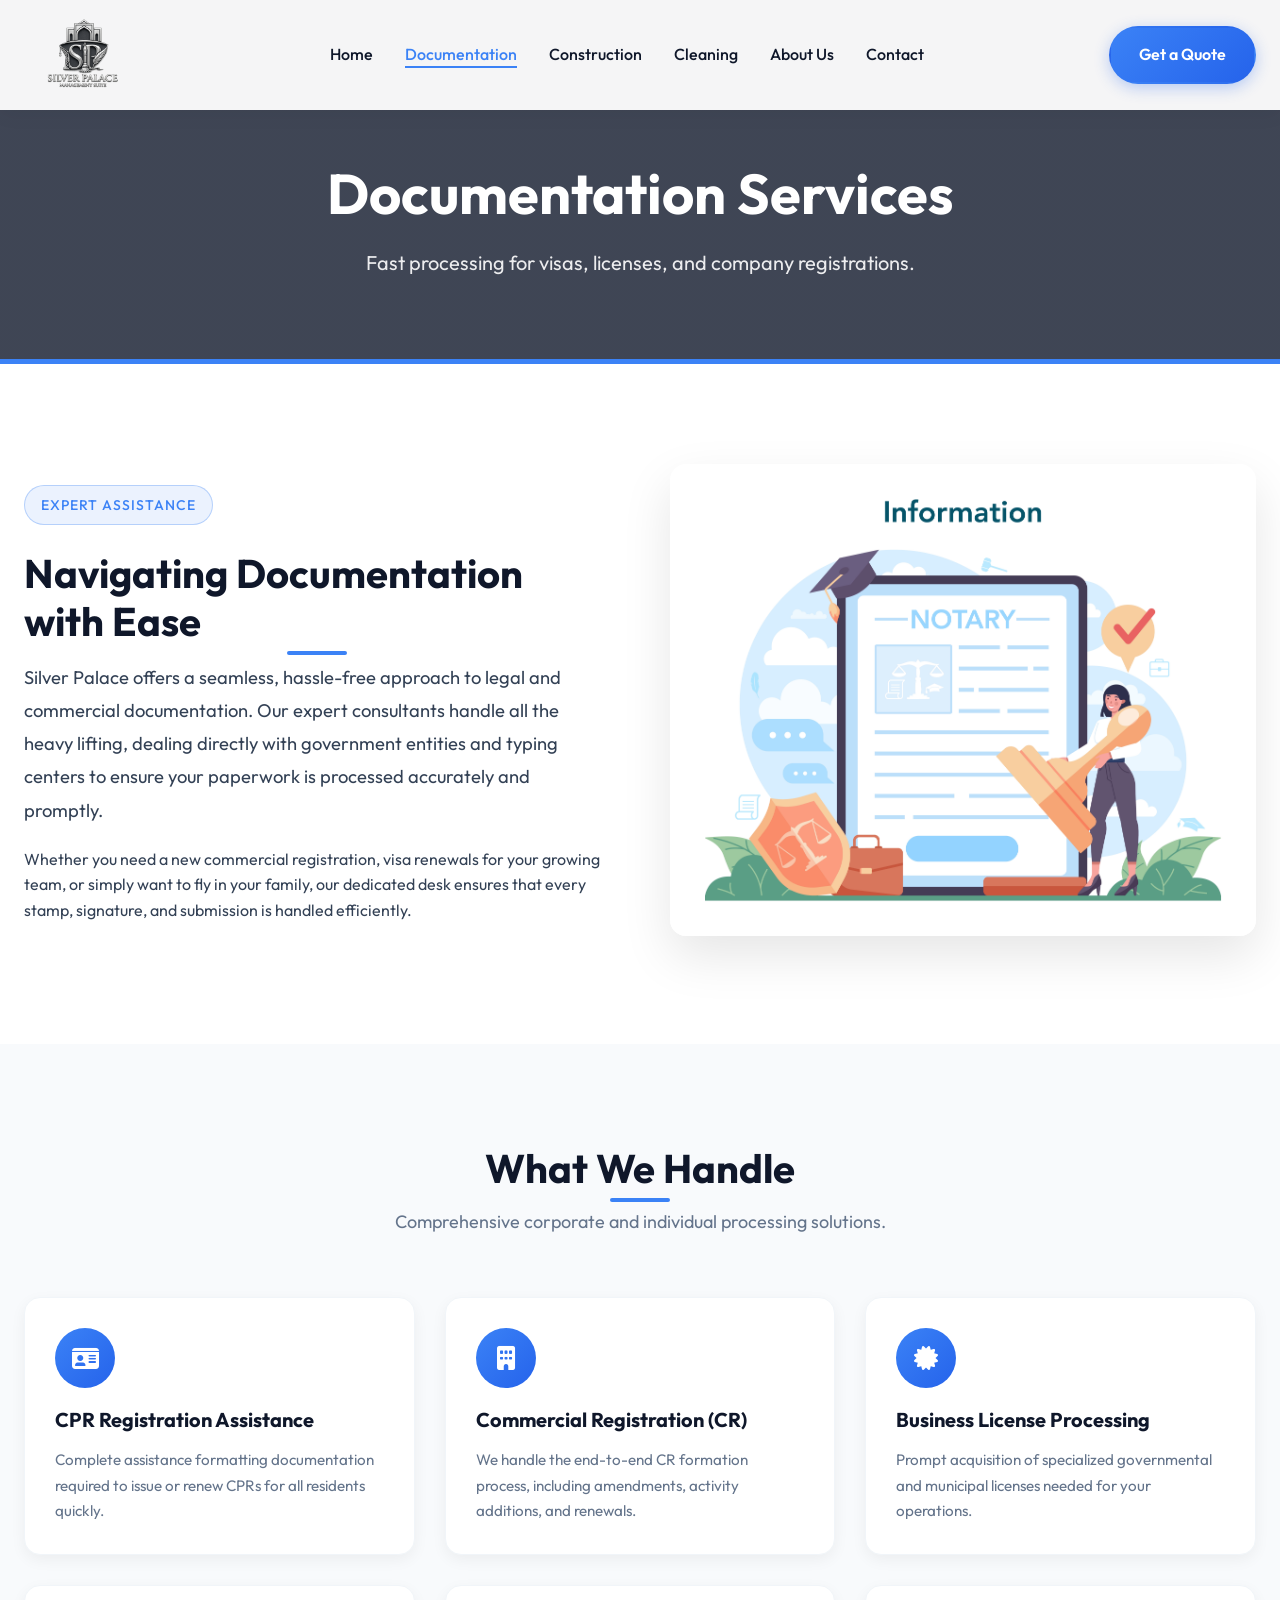
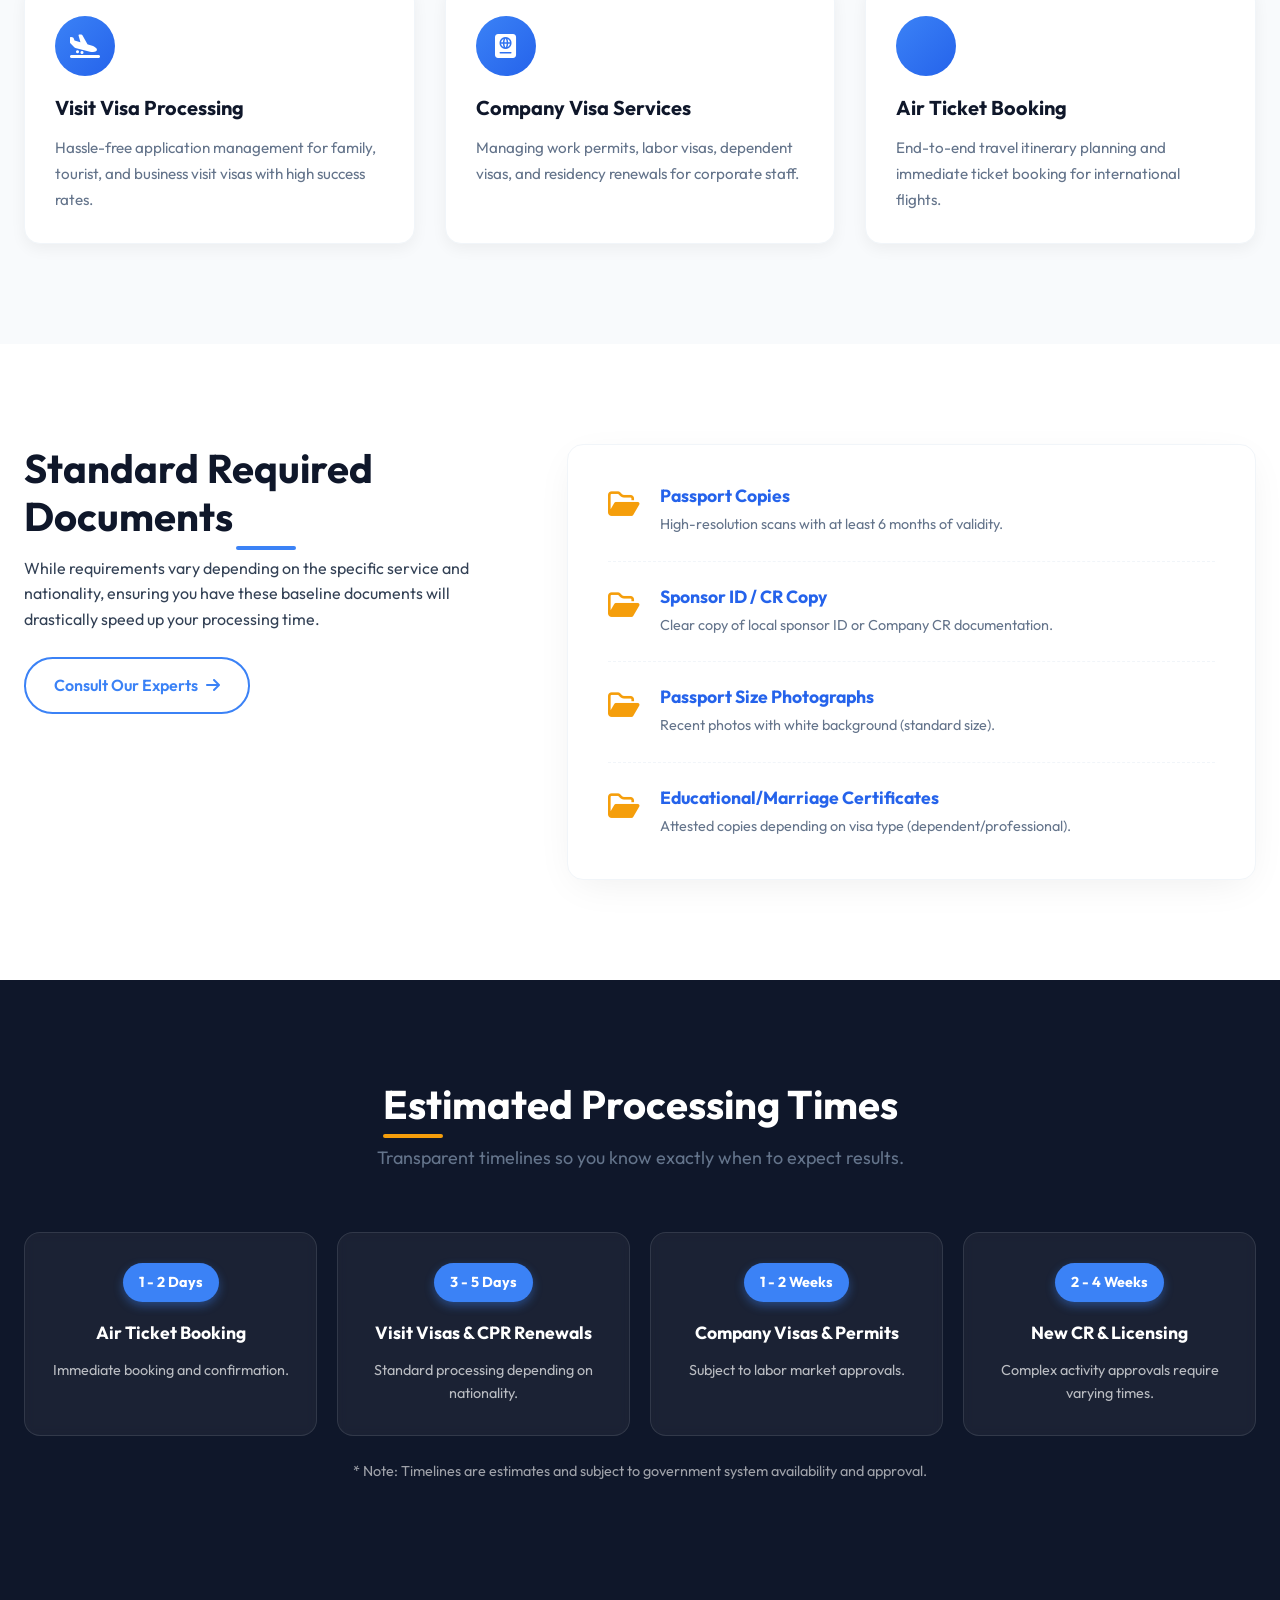
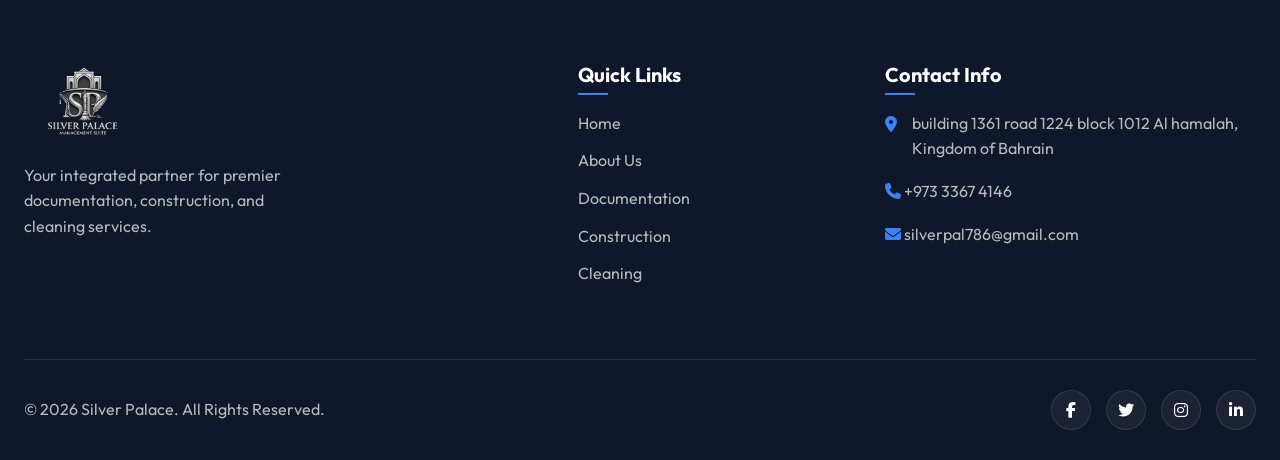
<file: documentation.html>
<!DOCTYPE html>
<html lang="en">

<head>
    <meta charset="UTF-8">
    <meta name="viewport" content="width=device-width, initial-scale=1.0">
    <title>Documentation Services - Silver Palace</title>
    <meta name="description"
        content="Professional CPR, CR, License processing, Visit Visa, Company Visa, and Ticket booking services by Silver Palace.">

    <!-- Google Fonts -->
    <link rel="preconnect" href="https://fonts.googleapis.com">
    <link rel="preconnect" href="https://fonts.gstatic.com" crossorigin>
    <link
        href="https://fonts.googleapis.com/css2?family=Outfit:wght@300;400;500;600;700;800&family=Playfair+Display:ital,wght@0,600;0,700;1,600&display=swap"
        rel="stylesheet">

    <!-- FontAwesome -->
    <link rel="stylesheet" href="https://cdnjs.cloudflare.com/ajax/libs/font-awesome/6.4.0/css/all.min.css">

    <!-- Favicon -->
    <link rel="icon" type="image/png" href="assets/images/favicon.png">

    <!-- Custom CSS -->
    <link rel="stylesheet" href="css/style.css">
</head>

<body>

    <!-- HEADER / NAVIGATION (Same as index.html) -->
    <header class="navbar scrolled">
        <div class="container nav-container">
            <a href="index.html" class="logo">
                <img src="assets/images/silver-palace-logo.png" alt="Silver Palace Logo" class="nav-logo">
            </a>
            <nav>
                <ul class="nav-links">
                    <li><a href="index.html">Home</a></li>
                    <li><a href="documentation.html" class="active">Documentation</a></li>
                    <li><a href="construction.html">Construction</a></li>
                    <li><a href="cleaning.html">Cleaning</a></li>
                    <!-- <li><a href="pricing.html">Pricing</a></li> -->
                    <li><a href="about.html">About Us</a></li>
                    <li><a href="contact.html">Contact</a></li>
                </ul>
            </nav>
            <a href="contact.html#contact_form" class="btn btn-primary nav-cta">Get a Quote</a>
            <button class="menu-toggle" aria-label="Toggle navigation">
                <i class="fa-solid fa-bars"></i>
            </button>
        </div>
    </header>

    <!-- PAGE HEADER -->
    <section class="page-header"
        style="background: linear-gradient(rgba(15, 23, 42, 0.8), rgba(15, 23, 42, 0.8)), url('https://images.unsplash.com/photo-1554224155-8d04cb21cd6c?auto=format&fit=crop&q=80'); background-size: cover; background-position: center;">
        <div class="container text-center">
            <h1>Documentation Services</h1>
            <p>Fast processing for visas, licenses, and company registrations.</p>
        </div>
    </section>

    <!-- INTRODUCTION -->
    <section class="section">
        <div class="container">
            <div class="row items-center gap-60">
                <div class="col-md-6 content-block">
                    <span class="badge blue-badge">Expert Assistance</span>
                    <h2 class="section-title">Navigating Documentation with Ease</h2>
                    <p class="lead-text">Silver Palace offers a seamless, hassle-free approach to legal and commercial
                        documentation. Our expert consultants handle all the heavy lifting, dealing directly with
                        government entities and typing centers to ensure your paperwork is processed accurately and
                        promptly.</p>
                    <p>Whether you need a new commercial registration, visa renewals for your growing team, or simply
                        want to fly in your family, our dedicated desk ensures that every stamp, signature, and
                        submission is handled efficiently.</p>
                </div>
                <div class="col-md-6">
                    <div class="image-box">
                        <img src="./assets/images/notary_device_3.webp" alt="Legal Documentation"
                            class="img-fluid rounded shadow-lg">
                    </div>
                </div>
            </div>
        </div>
    </section>

    <!-- SERVICES LIST -->
    <section class="section light-bg">
        <div class="container">
            <div class="section-header text-center">
                <h2 class="section-title">What We Handle</h2>
                <p class="section-subtitle">Comprehensive corporate and individual processing solutions.</p>
            </div>

            <div class="grid-3">
                <div class="info-card">
                    <div class="icon-circle bg-blue text-white"><i class="fa-solid fa-id-card"></i></div>
                    <h4>CPR Registration Assistance</h4>
                    <p>Complete assistance formatting documentation required to issue or renew CPRs for all residents
                        quickly.</p>
                </div>

                <div class="info-card">
                    <div class="icon-circle bg-blue text-white"><i class="fa-solid fa-building"></i></div>
                    <h4>Commercial Registration (CR)</h4>
                    <p>We handle the end-to-end CR formation process, including amendments, activity additions, and
                        renewals.</p>
                </div>

                <div class="info-card">
                    <div class="icon-circle bg-blue text-white"><i class="fa-solid fa-certificate"></i></div>
                    <h4>Business License Processing</h4>
                    <p>Prompt acquisition of specialized governmental and municipal licenses needed for your operations.
                    </p>
                </div>

                <div class="info-card">
                    <div class="icon-circle bg-blue text-white"><i class="fa-solid fa-plane-arrival"></i></div>
                    <h4>Visit Visa Processing</h4>
                    <p>Hassle-free application management for family, tourist, and business visit visas with high
                        success rates.</p>
                </div>

                <div class="info-card">
                    <div class="icon-circle bg-blue text-white"><i class="fa-solid fa-passport"></i></div>
                    <h4>Company Visa Services</h4>
                    <p>Managing work permits, labor visas, dependent visas, and residency renewals for corporate staff.
                    </p>
                </div>

                <div class="info-card">
                    <div class="icon-circle bg-blue text-white"><i class="fa-solid fa-ticket-airline"></i></div>
                    <h4>Air Ticket Booking</h4>
                    <p>End-to-end travel itinerary planning and immediate ticket booking for international flights.</p>
                </div>
            </div>
        </div>
    </section>

    <!-- REQUIRED DOCUMENTS -->
    <section class="section">
        <div class="container">
            <div class="row align-center gap-60">
                <div class="col-md-5">
                    <h2 class="section-title">Standard Required Documents</h2>
                    <p class="mb-4">While requirements vary depending on the specific service and nationality, ensuring
                        you have these baseline documents will drastically speed up your processing time.</p>
                    <a href="contact.html#contact_form" class="btn btn-outline">Consult Our Experts <i
                            class="fa-solid fa-arrow-right"></i></a>
                </div>
                <div class="col-md-7">
                    <div class="docs-checklist box-card">
                        <ul>
                            <li>
                                <i class="fa-regular fa-folder-open"></i>
                                <div>
                                    <h5>Passport Copies</h5>
                                    <span>High-resolution scans with at least 6 months of validity.</span>
                                </div>
                            </li>
                            <li>
                                <i class="fa-regular fa-folder-open"></i>
                                <div>
                                    <h5>Sponsor ID / CR Copy</h5>
                                    <span>Clear copy of local sponsor ID or Company CR documentation.</span>
                                </div>
                            </li>
                            <li>
                                <i class="fa-regular fa-folder-open"></i>
                                <div>
                                    <h5>Passport Size Photographs</h5>
                                    <span>Recent photos with white background (standard size).</span>
                                </div>
                            </li>
                            <li>
                                <i class="fa-regular fa-folder-open"></i>
                                <div>
                                    <h5>Educational/Marriage Certificates</h5>
                                    <span>Attested copies depending on visa type (dependent/professional).</span>
                                </div>
                            </li>
                        </ul>
                    </div>
                </div>
            </div>
        </div>
    </section>

    <!-- PROCESSING TIME TIMELINE -->
    <section class="section dark-bg">
        <div class="container">
            <div class="section-header text-center">
                <h2 class="section-title light">Estimated Processing Times</h2>
                <p class="section-subtitle light">Transparent timelines so you know exactly when to expect results.</p>
            </div>

            <div class="timeline-container">
                <div class="timeline-card">
                    <div class="time-badge">1 - 2 Days</div>
                    <h4>Air Ticket Booking</h4>
                    <p>Immediate booking and confirmation.</p>
                </div>
                <div class="timeline-card">
                    <div class="time-badge">3 - 5 Days</div>
                    <h4>Visit Visas & CPR Renewals</h4>
                    <p>Standard processing depending on nationality.</p>
                </div>
                <div class="timeline-card">
                    <div class="time-badge">1 - 2 Weeks</div>
                    <h4>Company Visas & Permits</h4>
                    <p>Subject to labor market approvals.</p>
                </div>
                <div class="timeline-card">
                    <div class="time-badge">2 - 4 Weeks</div>
                    <h4>New CR & Licensing</h4>
                    <p>Complex activity approvals require varying times.</p>
                </div>
            </div>
            <p class="text-center mt-4" style="color: rgba(255,255,255,0.6); font-size: 0.9rem;">
                * Note: Timelines are estimates and subject to government system availability and approval.
            </p>
        </div>
    </section>

    <!-- FOOTER (Same as index.html) -->
    <footer class="footer">
        <div class="container">
            <div class="footer-top">
                <div class="footer-brand">
                    <a href="index.html" class="logo">
                        <img src="assets/images/silver-palace-logo.png" alt="Silver Palace Logo" class="nav-logo">
                    </a>
                    <p>Your integrated partner for premier documentation, construction, and cleaning services.</p>
                </div>
                <div class="footer-links">
                    <h4>Quick Links</h4>
                    <ul>
                        <li><a href="index.html">Home</a></li>
                        <!-- <li><a href="pricing.html">Pricing</a></li> -->
                        <li><a href="about.html">About Us</a></li>
                        <li><a href="documentation.html">Documentation</a></li>
                        <li><a href="construction.html">Construction</a></li>
                        <li><a href="cleaning.html">Cleaning</a></li>
                    </ul>
                </div>
                <div class="footer-contact">
                    <h4>Contact Info</h4>
                    <ul>
                        <li><i class="fa-solid fa-location-dot"></i>building 1361 road 1224 block 1012 Al hamalah,
                            Kingdom of Bahrain</li>
                        <li> <a href="tel:+97333674146"> <i class="fa-solid fa-phone"></i> +973 3367 4146</a></li>
                        <li> <a href="mailto:silverpal786@gmail.com"> <i class="fa-solid fa-envelope"></i>
                                silverpal786@gmail.com</a></li>
                    </ul>
                </div>
            </div>
            <div class="footer-bottom">
                <p>&copy; 2026 Silver Palace. All Rights Reserved.</p>
                <div class="social-links">
                    <a href="#" aria-label="Facebook"><i class="fa-brands fa-facebook-f"></i></a>
                    <a href="#" aria-label="Twitter"><i class="fa-brands fa-twitter"></i></a>
                    <a href="#" aria-label="Instagram"><i class="fa-brands fa-instagram"></i></a>
                    <a href="#" aria-label="LinkedIn"><i class="fa-brands fa-linkedin-in"></i></a>
                </div>
            </div>
        </div>
    </footer>

    <!-- JS for Mobile Menu -->
    <script>
        document.querySelector('.menu-toggle').addEventListener('click', function () {
            document.querySelector('.nav-links').classList.toggle('active');
        });
    </script>
</body>

</html>
</file>
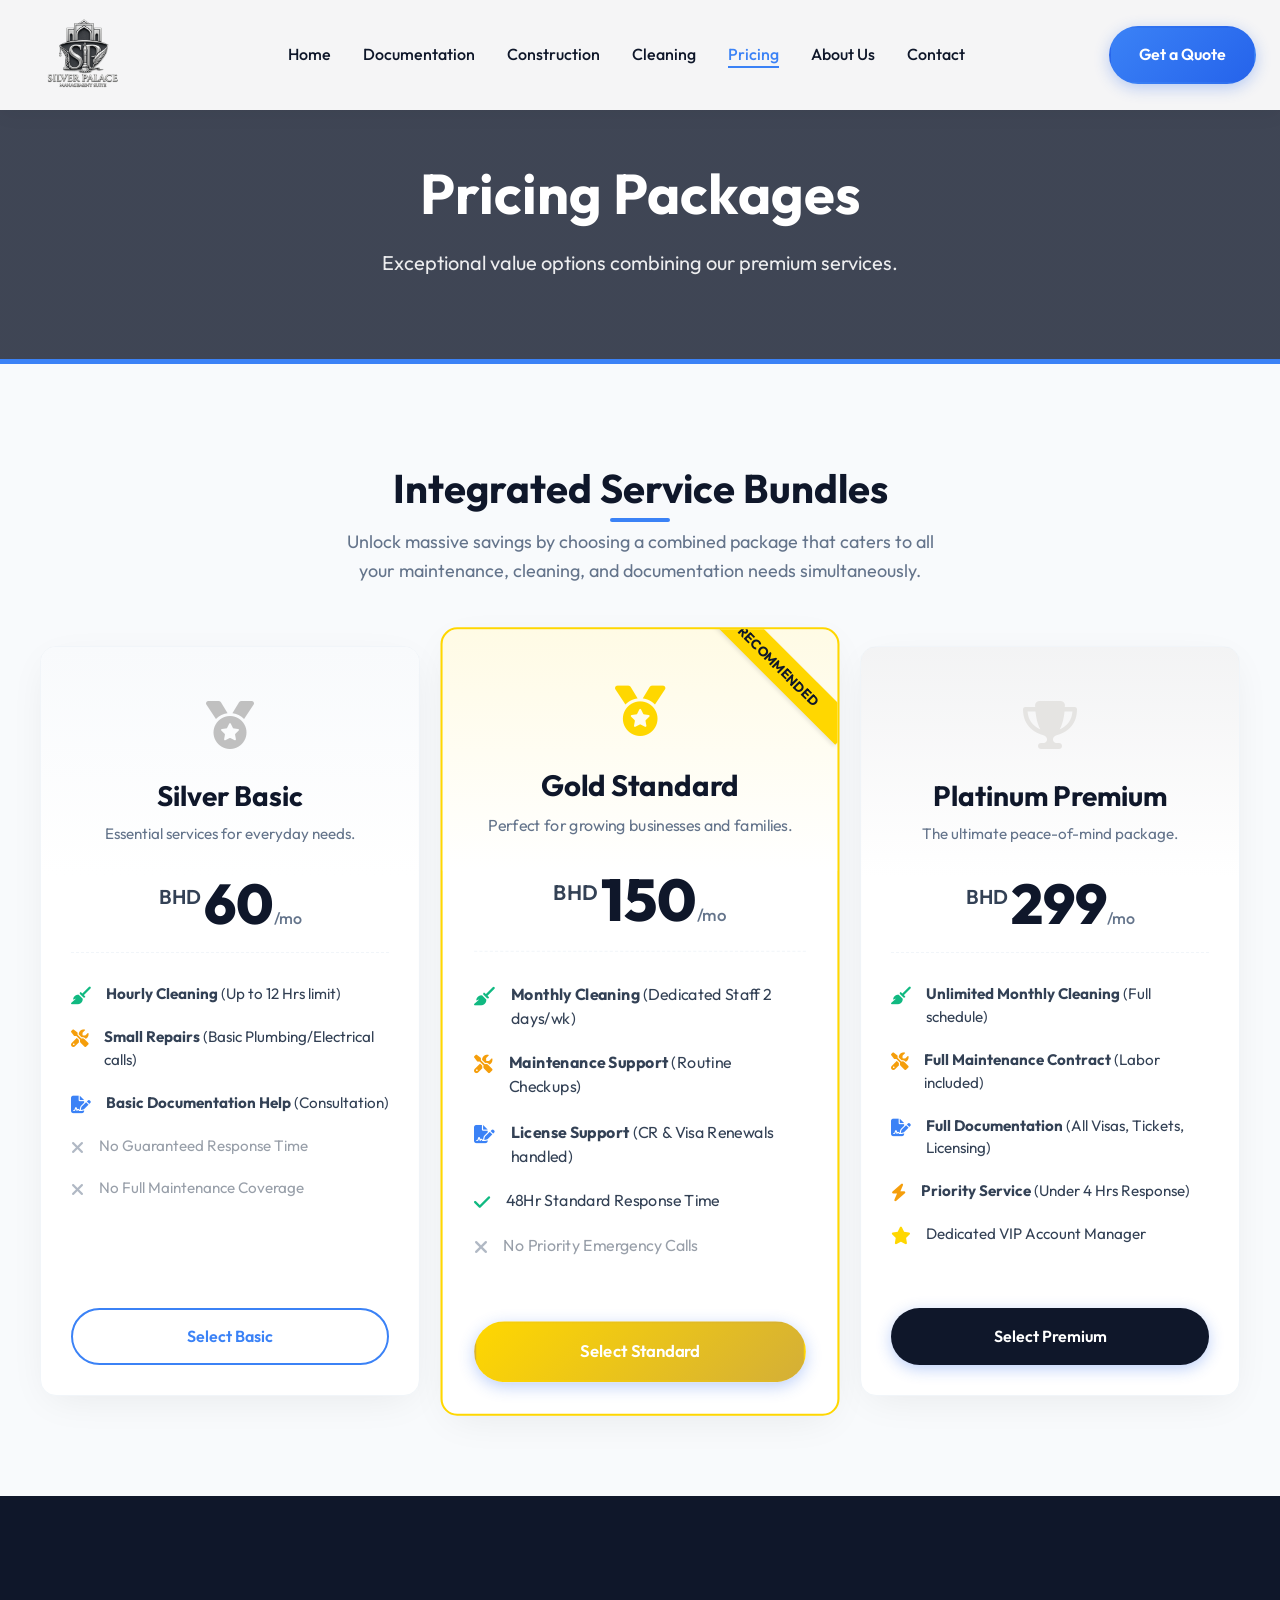
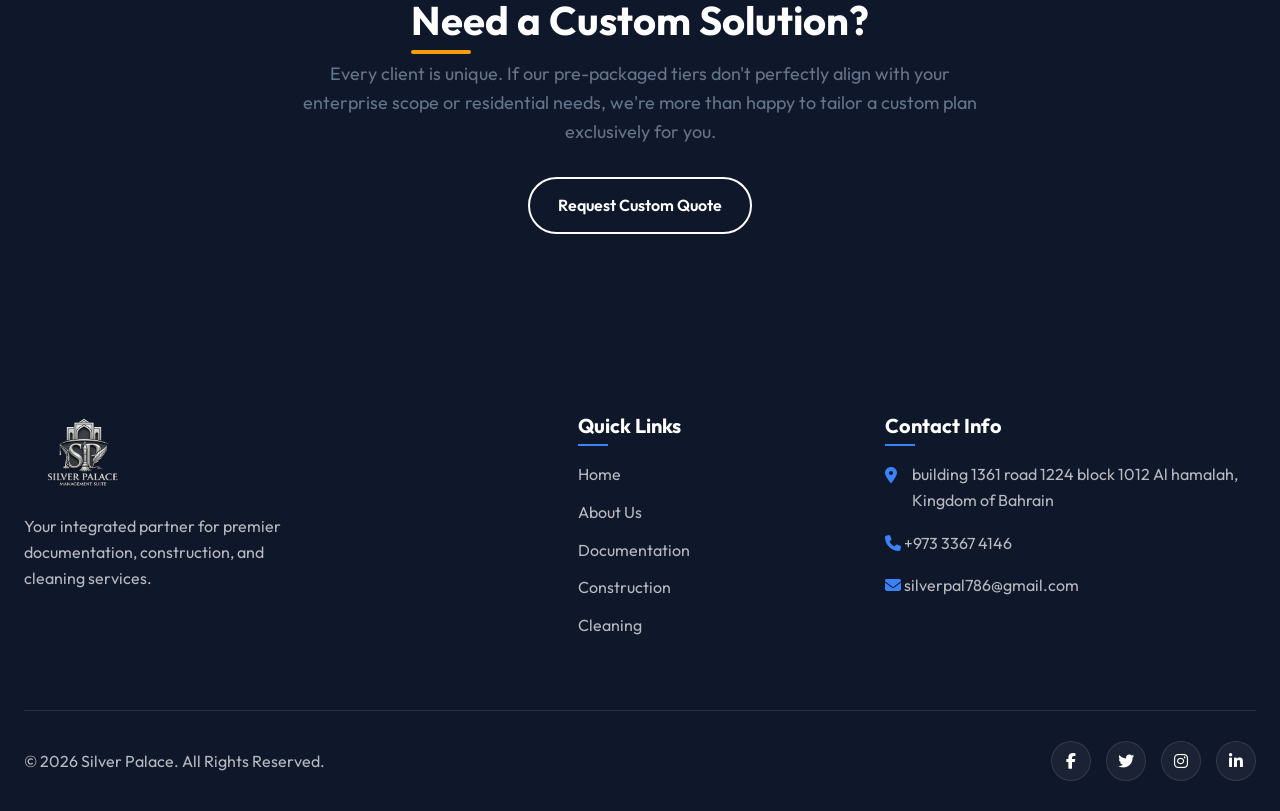
<file: pricing.html>
<!DOCTYPE html>
<html lang="en">

<head>
    <meta charset="UTF-8">
    <meta name="viewport" content="width=device-width, initial-scale=1.0">
    <title>Pricing Packages - Silver Palace</title>
    <meta name="description"
        content="Discover Silver Palace's pricing packages. Choose from Basic, Standard, and Premium tiers combining cleaning, construction, and documentation services.">

    <!-- Google Fonts -->
    <link rel="preconnect" href="https://fonts.googleapis.com">
    <link rel="preconnect" href="https://fonts.gstatic.com" crossorigin>
    <link
        href="https://fonts.googleapis.com/css2?family=Outfit:wght@300;400;500;600;700;800&family=Playfair+Display:ital,wght@0,600;0,700;1,600&display=swap"
        rel="stylesheet">

    <!-- FontAwesome -->
    <link rel="stylesheet" href="https://cdnjs.cloudflare.com/ajax/libs/font-awesome/6.4.0/css/all.min.css">

    <!-- Favicon -->
    <link rel="icon" type="image/png" href="assets/images/favicon.png">

    <!-- Custom CSS -->
    <link rel="stylesheet" href="css/style.css">
</head>

<body>

    <!-- HEADER / NAVIGATION -->
    <header class="navbar scrolled">
        <div class="container nav-container">
            <a href="index.html" class="logo">
                <img src="assets/images/silver-palace-logo.png" alt="Silver Palace Logo" class="nav-logo">
            </a>
            <nav>
                <ul class="nav-links">
                    <li><a href="index.html">Home</a></li>
                    <li><a href="documentation.html">Documentation</a></li>
                    <li><a href="construction.html">Construction</a></li>
                    <li><a href="cleaning.html">Cleaning</a></li>
                    <li><a href="pricing.html" class="active">Pricing</a></li>
                    <li><a href="about.html">About Us</a></li>
                    <li><a href="contact.html">Contact</a></li>
                </ul>
            </nav>
            <a href="contact.html#contact_form" class="btn btn-primary nav-cta">Get a Quote</a>
            <button class="menu-toggle" aria-label="Toggle navigation">
                <i class="fa-solid fa-bars"></i>
            </button>
        </div>
    </header>

    <!-- PAGE HEADER -->
    <section class="page-header"
        style="background: linear-gradient(rgba(15, 23, 42, 0.8), rgba(15, 23, 42, 0.8)), url('https://images.unsplash.com/photo-1554224155-8d04cb21cd6c?auto=format&fit=crop&q=80'); background-size: cover; background-position: center;">
        <div class="container text-center">
            <h1>Pricing Packages</h1>
            <p>Exceptional value options combining our premium services.</p>
        </div>
    </section>

    <!-- PRICING TIERS -->
    <section class="section light-bg">
        <div class="container">
            <div class="section-header text-center">
                <h2 class="section-title">Integrated Service Bundles</h2>
                <p class="section-subtitle">Unlock massive savings by choosing a combined package that caters to all
                    your maintenance, cleaning, and documentation needs simultaneously.</p>
            </div>

            <div class="pricing-page-grid">

                <!-- Basic Tier -->
                <div class="bundle-card">
                    <div class="bundle-top basic-top">
                        <div class="bundle-medal"><i class="fa-solid fa-medal" style="color: #c0c0c0;"></i></div>
                        <h3>Silver Basic</h3>
                        <p>Essential services for everyday needs.</p>
                    </div>
                    <div class="bundle-body">
                        <div class="bundle-price">
                            <span class="currency">BHD</span> <span class="amount">60</span><span
                                class="period">/mo</span>
                        </div>
                        <ul class="bundle-features">
                            <li><i class="fa-solid fa-broom" style="color: var(--accent);"></i> <span><b>Hourly
                                        Cleaning</b> (Up to 12 Hrs limit)</span></li>
                            <li><i class="fa-solid fa-screwdriver-wrench" style="color: var(--secondary);"></i>
                                <span><b>Small Repairs</b> (Basic Plumbing/Electrical calls)</span>
                            </li>
                            <li><i class="fa-solid fa-file-signature" style="color: var(--primary);"></i> <span><b>Basic
                                        Documentation Help</b> (Consultation)</span></li>
                            <li class="disabled"><i class="fa-solid fa-xmark"></i> <span>No Guaranteed Response
                                    Time</span></li>
                            <li class="disabled"><i class="fa-solid fa-xmark"></i> <span>No Full Maintenance
                                    Coverage</span></li>
                        </ul>
                    </div>
                    <div class="bundle-footer">
                        <a href="contact.html#contact_form" class="btn btn-outline btn-full">Select Basic</a>
                    </div>
                </div>

                <!-- Standard Tier -->
                <div class="bundle-card popular">
                    <!-- Standard (Gold) usually recommended -->
                    <div class="popular-ribbon">Recommended</div>
                    <div class="bundle-top standard-top">
                        <div class="bundle-medal"><i class="fa-solid fa-medal" style="color: #ffd700;"></i></div>
                        <h3>Gold Standard</h3>
                        <p>Perfect for growing businesses and families.</p>
                    </div>
                    <div class="bundle-body">
                        <div class="bundle-price">
                            <span class="currency">BHD</span> <span class="amount">150</span><span
                                class="period">/mo</span>
                        </div>
                        <ul class="bundle-features">
                            <li><i class="fa-solid fa-broom" style="color: var(--accent);"></i> <span><b>Monthly
                                        Cleaning</b> (Dedicated Staff 2 days/wk)</span></li>
                            <li><i class="fa-solid fa-screwdriver-wrench" style="color: var(--secondary);"></i>
                                <span><b>Maintenance Support</b> (Routine Checkups)</span>
                            </li>
                            <li><i class="fa-solid fa-file-signature" style="color: var(--primary);"></i>
                                <span><b>License Support</b> (CR & Visa Renewals handled)</span>
                            </li>
                            <li><i class="fa-solid fa-check" style="color: var(--accent);"></i> <span>48Hr Standard
                                    Response Time</span></li>
                            <li class="disabled"><i class="fa-solid fa-xmark"></i> <span>No Priority Emergency
                                    Calls</span></li>
                        </ul>
                    </div>
                    <div class="bundle-footer">
                        <a href="contact.html#contact_form" class="btn btn-primary btn-full"
                            style="background: linear-gradient(135deg, #ffd700, #d4af37);">Select Standard</a>
                    </div>
                </div>

                <!-- Premium Tier -->
                <div class="bundle-card">
                    <div class="bundle-top premium-top">
                        <div class="bundle-medal"><i class="fa-solid fa-trophy" style="color: #e5e4e2;"></i></div>
                        <!-- Platinum color -->
                        <h3>Platinum Premium</h3>
                        <p>The ultimate peace-of-mind package.</p>
                    </div>
                    <div class="bundle-body">
                        <div class="bundle-price">
                            <span class="currency">BHD</span> <span class="amount">299</span><span
                                class="period">/mo</span>
                        </div>
                        <ul class="bundle-features">
                            <li><i class="fa-solid fa-broom" style="color: var(--accent);"></i> <span><b>Unlimited
                                        Monthly Cleaning</b> (Full schedule)</span></li>
                            <li><i class="fa-solid fa-screwdriver-wrench" style="color: var(--secondary);"></i>
                                <span><b>Full Maintenance Contract</b> (Labor included)</span>
                            </li>
                            <li><i class="fa-solid fa-file-signature" style="color: var(--primary);"></i> <span><b>Full
                                        Documentation</b> (All Visas, Tickets, Licensing)</span></li>
                            <li><i class="fa-solid fa-bolt" style="color: var(--secondary);"></i> <span><b>Priority
                                        Service</b> (Under 4 Hrs Response)</span></li>
                            <li><i class="fa-solid fa-star" style="color: #ffd700;"></i> <span>Dedicated VIP Account
                                    Manager</span></li>
                        </ul>
                    </div>
                    <div class="bundle-footer">
                        <a href="contact.html#contact_form" class="btn btn-primary btn-full"
                            style="background: var(--dark);">Select
                            Premium</a>
                    </div>
                </div>

            </div>
        </div>
    </section>

    <!-- CUSTOM PACKAGE BANNER -->
    <section class="section dark-bg">
        <div class="container text-center">
            <h2 class="section-title light">Need a Custom Solution?</h2>
            <p class="section-subtitle light" style="max-width: 700px; margin: 0 auto 30px;">Every client is unique. If
                our pre-packaged tiers don't perfectly align with your enterprise scope or residential needs, we're more
                than happy to tailor a custom plan exclusively for you.</p>
            <a href="contact.html#contact_form" class="btn btn-outline"
                style="border-color: var(--white); color: var(--white);">Request Custom Quote</a>
        </div>
    </section>

    <!-- FOOTER -->
    <footer class="footer">
        <div class="container">
            <div class="footer-top">
                <div class="footer-brand">
                    <a href="index.html" class="logo">
                        <img src="assets/images/silver-palace-logo.png" alt="Silver Palace Logo" class="nav-logo">
                    </a>
                    <p>Your integrated partner for premier documentation, construction, and cleaning services.</p>
                </div>
                <div class="footer-links">
                    <h4>Quick Links</h4>
                    <ul>
                        <li><a href="index.html">Home</a></li>
                        <li><a href="about.html">About Us</a></li>
                        <li><a href="documentation.html">Documentation</a></li>
                        <li><a href="construction.html">Construction</a></li>
                        <li><a href="cleaning.html">Cleaning</a></li>
                        <!-- <li><a href="pricing.html">Pricing</a></li> -->
                    </ul>
                </div>
                <div class="footer-contact">
                    <h4>Contact Info</h4>
                    <ul>
                        <li><i class="fa-solid fa-location-dot"></i>building 1361 road 1224 block 1012 Al hamalah,
                            Kingdom of Bahrain</li>
                        <li> <a href="tel:+97333674146"> <i class="fa-solid fa-phone"></i> +973 3367 4146</a></li>
                        <li> <a href="mailto:silverpal786@gmail.com"> <i class="fa-solid fa-envelope"></i>
                                silverpal786@gmail.com</a></li>
                    </ul>
                </div>
            </div>
            <div class="footer-bottom">
                <p>&copy; 2026 Silver Palace. All Rights Reserved.</p>
                <div class="social-links">
                    <a href="#" aria-label="Facebook"><i class="fa-brands fa-facebook-f"></i></a>
                    <a href="#" aria-label="Twitter"><i class="fa-brands fa-twitter"></i></a>
                    <a href="#" aria-label="Instagram"><i class="fa-brands fa-instagram"></i></a>
                    <a href="#" aria-label="LinkedIn"><i class="fa-brands fa-linkedin-in"></i></a>
                </div>
            </div>
        </div>
    </footer>

    <!-- JS for Mobile Menu -->
    <script>
        document.querySelector('.menu-toggle').addEventListener('click', function () {
            document.querySelector('.nav-links').classList.toggle('active');
        });
    </script>
</body>

</html>
</file>
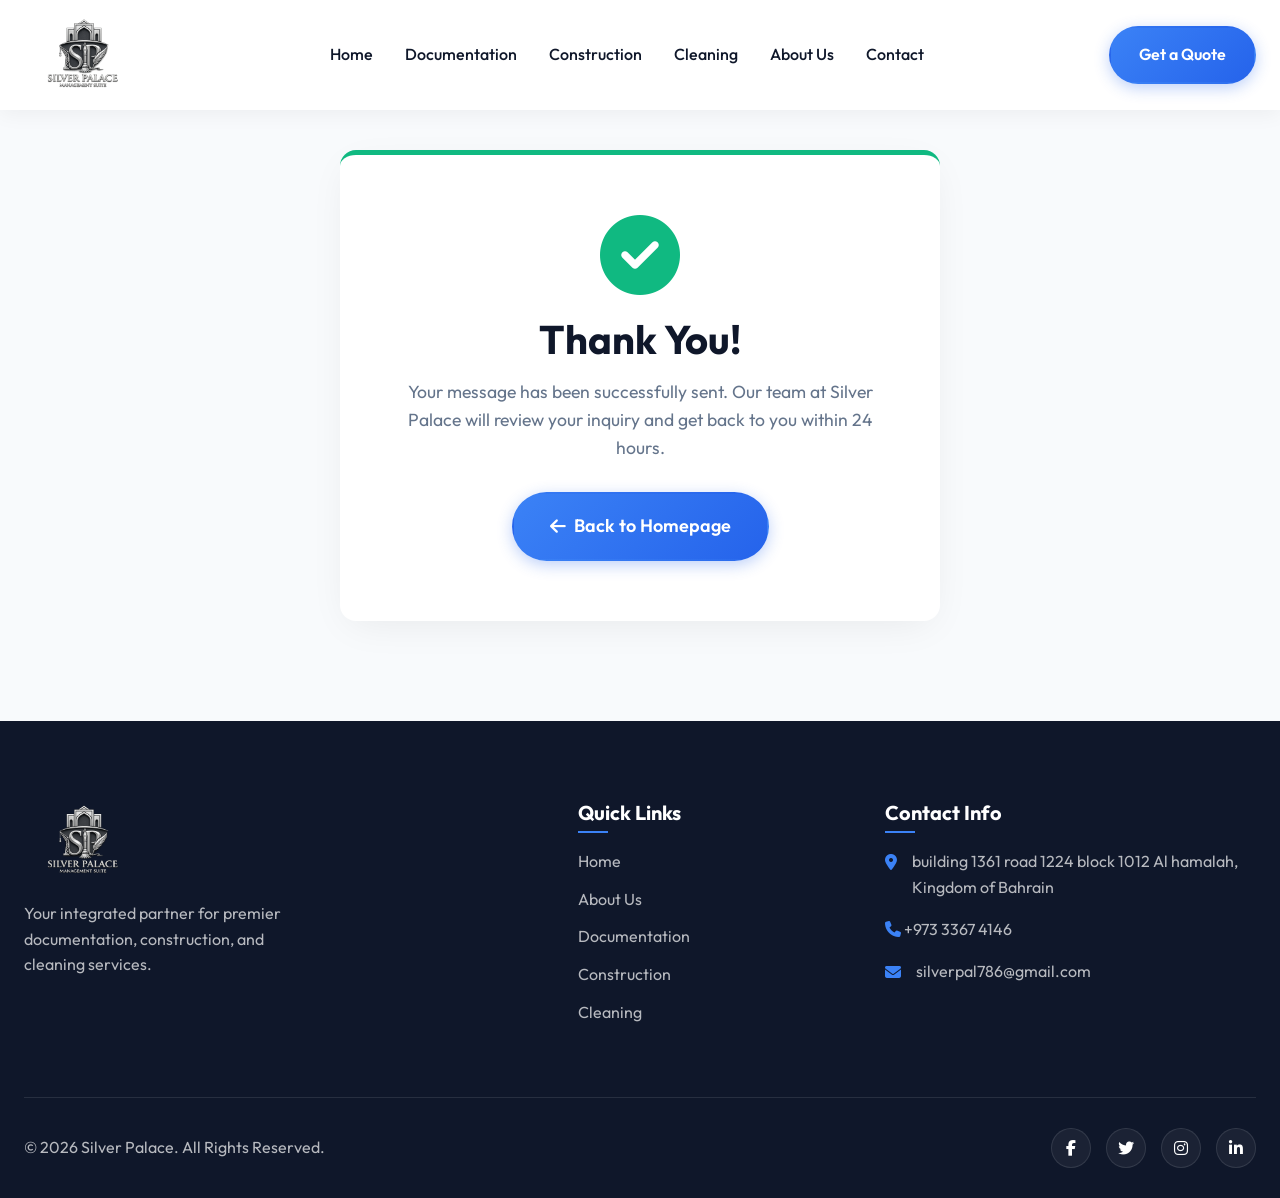
<file: thank-you.html>
<!DOCTYPE html>
<html lang="en">

<head>
    <meta charset="UTF-8">
    <meta name="viewport" content="width=device-width, initial-scale=1.0">
    <title>Thank You - Silver Palace</title>
    <meta name="description"
        content="Thank you for getting in touch with Silver Palace. We will respond to your inquiry shortly.">

    <!-- Google Fonts -->
    <link rel="preconnect" href="https://fonts.googleapis.com">
    <link rel="preconnect" href="https://fonts.gstatic.com" crossorigin>
    <link
        href="https://fonts.googleapis.com/css2?family=Outfit:wght@300;400;500;600;700;800&family=Playfair+Display:ital,wght@0,600;0,700;1,600&display=swap"
        rel="stylesheet">

    <!-- FontAwesome -->
    <link rel="stylesheet" href="https://cdnjs.cloudflare.com/ajax/libs/font-awesome/6.4.0/css/all.min.css">

    <!-- Favicon -->
    <link rel="icon" type="image/png" href="assets/images/favicon.png">

    <!-- Custom CSS -->
    <link rel="stylesheet" href="css/style.css">

    <style>
        .thank-you-section {
            padding: 150px 0 100px;
            min-height: 80vh;
            display: flex;
            align-items: center;
            justify-content: center;
            text-align: center;
        }

        .thank-you-box {
            background: var(--white);
            padding: 60px;
            border-radius: var(--border-radius);
            box-shadow: var(--box-shadow);
            max-width: 600px;
            margin: 0 auto;
            border-top: 5px solid var(--accent);
        }

        .success-icon {
            font-size: 5rem;
            color: var(--accent);
            margin-bottom: 20px;
            animation: popIn 0.5s cubic-bezier(0.175, 0.885, 0.32, 1.275) forwards;
            opacity: 0;
            transform: scale(0.5);
        }

        .thank-you-box h1 {
            font-size: 2.5rem;
            margin-bottom: 15px;
            color: var(--dark);
        }

        .thank-you-box p {
            font-size: 1.1rem;
            color: var(--text-muted);
            margin-bottom: 30px;
        }

        @keyframes popIn {
            to {
                opacity: 1;
                transform: scale(1);
            }
        }
    </style>
</head>

<body class="light-bg">

    <!-- HEADER / NAVIGATION -->
    <header class="navbar scrolled">
        <div class="container nav-container">
            <a href="index.html" class="logo">
                <img src="assets/images/silver-palace-logo.png" alt="Silver Palace Logo" class="nav-logo">
            </a>
            <nav>
                <ul class="nav-links">
                    <li><a href="index.html">Home</a></li>
                    <li><a href="documentation.html">Documentation</a></li>
                    <li><a href="construction.html">Construction</a></li>
                    <li><a href="cleaning.html">Cleaning</a></li>
                    <!-- <li><a href="pricing.html">Pricing</a></li> -->
                    <li><a href="about.html">About Us</a></li>
                    <li><a href="contact.html">Contact</a></li>
                </ul>
            </nav>
            <a href="contact.html#contact_form" class="btn btn-primary nav-cta">Get a Quote</a>
            <button class="menu-toggle" aria-label="Toggle navigation">
                <i class="fa-solid fa-bars"></i>
            </button>
        </div>
    </header>

    <!-- THANK YOU CONTENT -->
    <section class="thank-you-section">
        <div class="container">
            <div class="thank-you-box">
                <i class="fa-solid fa-circle-check success-icon"></i>
                <h1>Thank You!</h1>
                <p>Your message has been successfully sent. Our team at Silver Palace will review your inquiry and get
                    back to you within 24 hours.</p>
                <a href="index.html" class="btn btn-primary btn-lg"><i class="fa-solid fa-arrow-left"></i> Back to
                    Homepage</a>
            </div>
        </div>
    </section>

    <!-- FOOTER -->
    <footer class="footer">
        <div class="container">
            <div class="footer-top">
                <div class="footer-brand">
                    <a href="index.html" class="logo">
                        <img src="assets/images/silver-palace-logo.png" alt="Silver Palace Logo" class="nav-logo">
                    </a>
                    <p>Your integrated partner for premier documentation, construction, and cleaning services.</p>
                </div>
                <div class="footer-links">
                    <h4>Quick Links</h4>
                    <ul>
                        <li><a href="index.html">Home</a></li>
                        <li><a href="about.html">About Us</a></li>
                        <li><a href="documentation.html">Documentation</a></li>
                        <li><a href="construction.html">Construction</a></li>
                        <li><a href="cleaning.html">Cleaning</a></li>
                        <!-- <li><a href="pricing.html">Pricing</a></li> -->
                    </ul>
                </div>
                <div class="footer-contact">
                    <h4>Contact Info</h4>
                    <ul>
                        <li><i class="fa-solid fa-location-dot"></i>building 1361 road 1224 block 1012 Al hamalah,
                            Kingdom of Bahrain</li>
                        <li> <a href="tel:+97333674146"> <i class="fa-solid fa-phone"></i> +973 3367 4146</a></li>
                        <li><i class="fa-solid fa-envelope"></i> silverpal786@gmail.com</li>
                    </ul>
                </div>
            </div>
            <div class="footer-bottom">
                <p>&copy; 2026 Silver Palace. All Rights Reserved.</p>
                <div class="social-links">
                    <a href="#" aria-label="Facebook"><i class="fa-brands fa-facebook-f"></i></a>
                    <a href="#" aria-label="Twitter"><i class="fa-brands fa-twitter"></i></a>
                    <a href="#" aria-label="Instagram"><i class="fa-brands fa-instagram"></i></a>
                    <a href="#" aria-label="LinkedIn"><i class="fa-brands fa-linkedin-in"></i></a>
                </div>
            </div>
        </div>
    </footer>

    <!-- JS for Mobile Menu -->
    <script>
        document.querySelector('.menu-toggle').addEventListener('click', function () {
            document.querySelector('.nav-links').classList.toggle('active');
        });
    </script>
</body>

</html>
</file>
<file: css/style.css>
/* =========================================
   BASE STYLES & VARIABLES
========================================= */
:root {
    /* Colors */
    --primary: #3b82f6;
    /* Modern Blue */
    --primary-dark: #2563eb;
    --secondary: #f59e0b;
    /* Amber/Orange for Construction */
    --accent: #10b981;
    /* Emerald Green for Cleaning */

    --dark: #0f172a;
    --dark-lighter: #1e293b;
    --light: #f8fafc;
    --light-gray: #f1f5f9;
    --text-main: #334155;
    --text-muted: #64748b;
    --white: #ffffff;

    /* Typography */
    --font-sans: 'Outfit', sans-serif;
    --font-serif: 'Playfair Display', serif;

    /* Values */
    --border-radius: 16px;
    --border-radius-sm: 8px;
    --box-shadow: 0 10px 40px -10px rgba(0, 0, 0, 0.08);
    --box-shadow-hover: 0 20px 40px -10px rgba(59, 130, 246, 0.15);
    --transition: all 0.3s cubic-bezier(0.4, 0, 0.2, 1);
}

* {
    margin: 0;
    padding: 0;
    box-sizing: border-box;
}

html {
    scroll-behavior: smooth;
}

body {
    font-family: var(--font-sans);
    color: var(--text-main);
    background-color: var(--white);
    line-height: 1.6;
    overflow-x: hidden;
}

h1,
h2,
h3,
h4,
h5,
h6 {
    color: var(--dark);
    line-height: 1.2;
    font-weight: 700;
}

a {
    text-decoration: none;
    color: inherit;
    transition: var(--transition);
}

ul {
    list-style: none;
}

.container {
    width: 100%;
    max-width: 1280px;
    margin: 0 auto;
    padding: 0 24px;
}

.section {
    padding: 100px 0;
}

.text-center {
    text-align: center;
}

.light-bg {
    background-color: var(--light);
}

.dark-bg {
    background-color: var(--dark);
    color: var(--white);
}

.dark-bg h2,
.dark-bg h3,
.dark-bg h4 {
    color: var(--white);
}

/* =========================================
   BUTTONS
========================================= */
.btn {
    display: inline-flex;
    align-items: center;
    justify-content: center;
    gap: 8px;
    padding: 14px 28px;
    border-radius: 50px;
    font-weight: 600;
    font-size: 1rem;
    cursor: pointer;
    transition: var(--transition);
    border: 2px solid transparent;
}

.btn-primary {
    background: linear-gradient(135deg, var(--primary), var(--primary-dark));
    color: var(--white);
    box-shadow: 0 4px 15px rgba(37, 99, 235, 0.3);
}

.btn-primary:hover {
    transform: translateY(-2px);
    box-shadow: 0 8px 25px rgba(37, 99, 235, 0.4);
}

.btn-secondary {
    background-color: rgba(255, 255, 255, 0.1);
    color: var(--white);
    backdrop-filter: blur(10px);
    border: 2px solid rgba(255, 255, 255, 0.2);
}

.btn-secondary:hover {
    background-color: var(--white);
    color: var(--dark);
}

.btn-outline {
    border-color: var(--primary);
    color: var(--primary);
}

.btn-outline:hover {
    background-color: var(--primary);
    color: var(--white);
}

.btn-lg {
    padding: 18px 36px;
    font-size: 1.125rem;
}

/* =========================================
   NAVIGATION / HEADER
========================================= */
.navbar {
    position: fixed;
    top: 0;
    left: 0;
    width: 100%;
    z-index: 1000;
    padding: 20px 0;
    transition: var(--transition);
    background: transparent;
}

.navbar.scrolled {
    background: rgba(255, 255, 255, 0.95);
    backdrop-filter: blur(10px);
    padding: 15px 0;
    box-shadow: 0 4px 20px rgba(0, 0, 0, 0.05);
}

/* Change logo/link color on scroll */
.navbar.scrolled .logo,
.navbar.scrolled .nav-links a {
    color: var(--dark);
}

/* But keep active styling */
.navbar.scrolled .nav-links a.active {
    color: var(--primary);
}

.nav-container {
    display: flex;
    justify-content: space-between;
    align-items: center;
}

.logo {
    font-size: 1.75rem;
    font-weight: 700;
    color: var(--white);
    /* White default for dark hero */
    display: flex;
    align-items: center;
    gap: 10px;
    letter-spacing: -0.5px;
}

.logo i {
    color: var(--secondary);
    font-size: 1.5rem;
}

.logo span {
    color: var(--primary);
    /* Keep partial blue */
}

.nav-logo {
    height: 80px;
    width: auto;
    object-fit: contain;
}

/* If scrolled, make logo darker */
.navbar.scrolled .logo {
    color: var(--dark);
}

.nav-links {
    display: flex;
    gap: 32px;
}

.nav-links a {
    color: rgba(255, 255, 255, 0.9);
    font-weight: 500;
    font-size: 1rem;
    position: relative;
}

.nav-links a::after {
    content: '';
    position: absolute;
    bottom: -4px;
    left: 0;
    width: 0;
    height: 2px;
    background-color: var(--primary);
    transition: var(--transition);
}

.nav-links a:hover::after,
.nav-links a.active::after {
    width: 100%;
}

.nav-links a:hover,
.nav-links a.active {
    color: var(--white);
}

/* Handle hover state on scrolled */
.navbar.scrolled .nav-links a:hover {
    color: var(--primary);
}

.menu-toggle {
    display: none;
    background: none;
    border: none;
    font-size: 1.5rem;
    color: var(--white);
    cursor: pointer;
}

.navbar.scrolled .menu-toggle {
    color: var(--dark);
}

/* =========================================
   HERO SECTION
========================================= */
.hero {
    position: relative;
    min-height: 100vh;
    display: flex;
    align-items: center;
    justify-content: center;
    background: url('https://images.unsplash.com/photo-1486406146926-c627a92ad1ab?q=80&w=2070&auto=format&fit=crop') center/cover no-repeat;
    z-index: 1;
    padding-top: 80px;
    /* Offset for navbar */
}

.hero-overlay {
    position: absolute;
    top: 0;
    left: 0;
    width: 100%;
    height: 100%;
    background: linear-gradient(135deg, rgba(15, 23, 42, 0.9) 0%, rgba(15, 23, 42, 0.6) 100%);
    z-index: -1;
}

.hero-content {
    text-align: center;
    color: var(--white);
    max-width: 900px;
    animation: fadeInUp 1s ease-out;
}

.badge {
    display: inline-block;
    padding: 8px 16px;
    background: rgba(255, 255, 255, 0.1);
    backdrop-filter: blur(10px);
    border: 1px solid rgba(255, 255, 255, 0.2);
    border-radius: 50px;
    font-size: 0.875rem;
    font-weight: 500;
    letter-spacing: 1px;
    text-transform: uppercase;
    margin-bottom: 24px;
    color: var(--secondary);
}

.hero h1 {
    font-size: 4.5rem;
    font-weight: 800;
    color: var(--white);
    margin-bottom: 24px;
    letter-spacing: -1px;
}

.hero .subtext {
    font-size: 1.5rem;
    font-weight: 400;
    color: rgba(255, 255, 255, 0.8);
    margin-bottom: 40px;
}

.hero-buttons {
    display: flex;
    gap: 20px;
    justify-content: center;
    margin-bottom: 10px;
}

@keyframes fadeInUp {
    from {
        opacity: 0;
        transform: translateY(30px);
    }

    to {
        opacity: 1;
        transform: translateY(0);
    }
}

/* =========================================
   SECTION HEADERS
========================================= */
.section-header {
    max-width: 600px;
    margin: 0 auto 60px;
}

.section-title {
    font-size: 2.5rem;
    font-weight: 700;
    margin-bottom: 16px;
    position: relative;
    display: inline-block;
}

.section-title::after {
    content: '';
    position: absolute;
    left: 50%;
    transform: translateX(-50%);
    bottom: -10px;
    width: 60px;
    height: 4px;
    background: var(--primary);
    border-radius: 2px;
}

.section-subtitle {
    font-size: 1.125rem;
    color: var(--text-muted);
}

/* =========================================
   CORE SERVICES
========================================= */
.services-grid {
    display: grid;
    grid-template-columns: repeat(3, 1fr);
    gap: 30px;
}

.service-card {
    background: var(--white);
    border-radius: var(--border-radius);
    padding: 40px;
    box-shadow: var(--box-shadow);
    transition: var(--transition);
    border: 1px solid var(--light-gray);
    position: relative;
    overflow: hidden;
    display: flex;
    flex-direction: column;
}

.service-card::before {
    content: '';
    position: absolute;
    top: 0;
    left: 0;
    width: 100%;
    height: 4px;
    background: var(--primary);
    transform: scaleX(0);
    transform-origin: left;
    transition: var(--transition);
}

.service-card:hover {
    transform: translateY(-10px);
    box-shadow: var(--box-shadow-hover);
}

.service-card:hover::before {
    transform: scaleX(1);
}

.card-icon {
    width: 70px;
    height: 70px;
    border-radius: var(--border-radius-sm);
    display: flex;
    align-items: center;
    justify-content: center;
    font-size: 2rem;
    margin-bottom: 24px;
}

.wrapper-blue {
    background: rgba(59, 130, 246, 0.1);
    color: var(--primary);
}

.wrapper-orange {
    background: rgba(245, 158, 11, 0.1);
    color: var(--secondary);
}

.wrapper-green {
    background: rgba(16, 185, 129, 0.1);
    color: var(--accent);
}

.service-card h3 {
    font-size: 1.5rem;
    margin-bottom: 20px;
}

.feature-list {
    margin-bottom: 30px;
    flex-grow: 1;
}

.feature-list li {
    display: flex;
    align-items: center;
    gap: 12px;
    margin-bottom: 12px;
    color: var(--text-muted);
}

.feature-list i {
    color: var(--primary);
    font-size: 0.875rem;
    background: rgba(59, 130, 246, 0.1);
    width: 24px;
    height: 24px;
    border-radius: 50%;
    display: flex;
    align-items: center;
    justify-content: center;
    flex-shrink: 0;
}

.card-link {
    display: inline-flex;
    align-items: center;
    gap: 8px;
    color: var(--primary);
    font-weight: 600;
    font-size: 1rem;
    margin-top: auto;
}

.card-link:hover {
    gap: 12px;
}

/* =========================================
   WHY CHOOSE US
========================================= */
.why-container {
    display: grid;
    grid-template-columns: 1fr 1fr;
    gap: 60px;
    align-items: center;
}

.section-title.light::after {
    background: var(--secondary);
    left: 0;
    transform: none;
}

.why-content .section-subtitle {
    margin-bottom: 40px;
    color: rgba(255, 255, 255, 0.7);
}

.benefits-grid {
    display: flex;
    flex-direction: column;
    gap: 24px;
}

.benefit-item {
    display: flex;
    align-items: flex-start;
    gap: 20px;
}

.benefit-icon {
    width: 50px;
    height: 50px;
    border-radius: 50%;
    background: rgba(255, 255, 255, 0.1);
    display: flex;
    align-items: center;
    justify-content: center;
    font-size: 1.25rem;
    color: var(--secondary);
    flex-shrink: 0;
    border: 1px solid rgba(255, 255, 255, 0.05);
}

.benefit-item h4 {
    font-size: 1.25rem;
    margin-bottom: 8px;
}

.benefit-item p {
    color: rgba(255, 255, 255, 0.7);
    font-size: 0.95rem;
}

.why-image {
    position: relative;
    border-radius: var(--border-radius);
    overflow: hidden;
    height: 600px;
}

.why-image img {
    width: 100%;
    height: 100%;
    object-fit: cover;
}

.why-image::after {
    content: '';
    position: absolute;
    inset: 0;
    background: linear-gradient(135deg, rgba(37, 99, 235, 0.2), transparent);
}

/* =========================================
   WORK PROCESS
========================================= */
.process-steps {
    display: flex;
    justify-content: space-between;
    align-items: flex-start;
    position: relative;
}

.step-connector {
    flex-grow: 1;
    height: 2px;
    background: var(--light-gray);
    margin-top: 40px;
    position: relative;
}

.step-connector::after {
    content: '';
    position: absolute;
    top: 0;
    left: 0;
    height: 100%;
    width: 0;
    background: var(--primary);
    transition: var(--transition);
}

.process-steps:hover .step-connector::after {
    width: 100%;
    transition-duration: 2s;
}

.step {
    text-align: center;
    width: 180px;
    position: relative;
    z-index: 2;
}

.step-icon {
    width: 80px;
    height: 80px;
    background: var(--white);
    border-radius: 50%;
    display: flex;
    align-items: center;
    justify-content: center;
    font-size: 2rem;
    color: var(--primary);
    margin: 0 auto 20px;
    box-shadow: var(--box-shadow);
    border: 2px solid var(--light-gray);
    transition: var(--transition);
}

.step:hover .step-icon {
    border-color: var(--primary);
    background: var(--primary);
    color: var(--white);
    transform: scale(1.1);
}

.step-number {
    position: absolute;
    top: -10px;
    right: 20px;
    background: var(--secondary);
    color: var(--white);
    width: 30px;
    height: 30px;
    border-radius: 50%;
    display: flex;
    align-items: center;
    justify-content: center;
    font-size: 0.875rem;
    font-weight: 700;
}

.step h4 {
    font-size: 1.125rem;
    margin-bottom: 10px;
}

.step p {
    font-size: 0.9rem;
    color: var(--text-muted);
}

/* =========================================
   TESTIMONIALS
========================================= */
.testimonials-grid {
    display: grid;
    grid-template-columns: repeat(3, 1fr);
    gap: 30px;
}

.testimonial-card {
    background: var(--white);
    padding: 40px;
    border-radius: var(--border-radius);
    box-shadow: var(--box-shadow);
    position: relative;
}

.testimonial-card::before {
    content: '\201C';
    /* Quote mark */
    position: absolute;
    top: 20px;
    right: 30px;
    font-size: 6rem;
    font-family: var(--font-serif);
    color: rgba(59, 130, 246, 0.05);
    line-height: 1;
}

.stars {
    color: #fbbf24;
    margin-bottom: 20px;
    font-size: 1.125rem;
}

.review-text {
    font-size: 1.05rem;
    font-style: italic;
    color: var(--text-main);
    margin-bottom: 30px;
    line-height: 1.8;
}

.client-info {
    display: flex;
    align-items: center;
    gap: 15px;
    border-top: 1px solid var(--light-gray);
    padding-top: 20px;
}

.client-avatar {
    width: 50px;
    height: 50px;
    border-radius: 50%;
    background: var(--primary);
    color: var(--white);
    display: flex;
    align-items: center;
    justify-content: center;
    font-size: 1.25rem;
}

.client-info h5 {
    margin: 0;
    font-size: 1.1rem;
}

.client-info span {
    font-size: 0.875rem;
    color: var(--text-muted);
}

/* =========================================
   CALL TO ACTION
========================================= */
.cta {
    background: linear-gradient(135deg, var(--primary), var(--primary-dark));
    color: var(--white);
    padding: 80px 0;
}

.cta-title {
    color: var(--white);
    font-size: 3rem;
    margin-bottom: 20px;
    letter-spacing: -0.5px;
}

.cta-subtitle {
    font-size: 1.25rem;
    margin-bottom: 40px;
    opacity: 0.9;
}

.cta .btn-primary {
    background: var(--white);
    color: var(--primary-dark);
}

.cta .btn-primary:hover {
    background: var(--light);
    transform: translateY(-3px);
    box-shadow: 0 10px 20px rgba(0, 0, 0, 0.2);
}

/* =========================================
   FOOTER
========================================= */
.footer {
    background: var(--dark);
    color: rgba(255, 255, 255, 0.7);
    padding: 80px 0 30px;
}

.footer-top {
    display: grid;
    grid-template-columns: 2fr 1fr 1.5fr;
    gap: 60px;
    margin-bottom: 60px;
}

.footer-brand .logo {
    margin-bottom: 20px;
}

.footer-brand p {
    max-width: 300px;
}

.footer h4 {
    color: var(--white);
    font-size: 1.25rem;
    margin-bottom: 24px;
    position: relative;
}

.footer h4::after {
    content: '';
    position: absolute;
    left: 0;
    bottom: -8px;
    width: 30px;
    height: 2px;
    background: var(--primary);
}

.footer-links ul li {
    margin-bottom: 12px;
}

.footer-links a:hover {
    color: var(--primary);
    padding-left: 5px;
}

.footer-contact ul li {
    display: flex;
    align-items: flex-start;
    gap: 15px;
    margin-bottom: 16px;
}

.footer-contact i {
    color: var(--primary);
    margin-top: 5px;
}

.footer-bottom {
    border-top: 1px solid rgba(255, 255, 255, 0.1);
    padding-top: 30px;
    display: flex;
    justify-content: space-between;
    align-items: center;
}

.social-links {
    display: flex;
    gap: 15px;
}

.social-links a {
    width: 40px;
    height: 40px;
    border-radius: 50%;
    background: rgba(255, 255, 255, 0.05);
    display: flex;
    align-items: center;
    justify-content: center;
    color: var(--white);
    border: 1px solid rgba(255, 255, 255, 0.1);
}

.social-links a:hover {
    background: var(--primary);
    border-color: var(--primary);
    transform: translateY(-3px);
}

/* =========================================
   RESPONSIVE DESIGN
========================================= */
@media (max-width: 1024px) {
    .hero h1 {
        font-size: 3.5rem;
    }

    .services-grid,
    .testimonials-grid {
        grid-template-columns: repeat(2, 1fr);
    }

    .why-container {
        grid-template-columns: 1fr;
    }

    .why-image {
        height: 400px;
        order: -1;
    }

    .process-steps {
        flex-wrap: wrap;
        justify-content: center;
        gap: 30px;
    }

    .step-connector {
        display: none;
    }

    .footer-top {
        grid-template-columns: 1fr 1fr;
    }
}

@media (max-width: 768px) {
    .hero-buttons {
        flex-direction: column;
        gap: 15px;
    }

    .nav-links {
        position: fixed;
        top: 70px;
        right: -100%;
        width: 100%;
        max-width: 300px;
        height: calc(100vh - 70px);
        background: var(--white);
        flex-direction: column;
        padding: 40px;
        box-shadow: -5px 0 20px rgba(0, 0, 0, 0.05);
        transition: var(--transition);
        gap: 20px;
    }

    .nav-links.active {
        right: 0;
    }

    .nav-links a {
        color: var(--dark) !important;
        font-size: 1.125rem;
    }

    .menu-toggle {
        display: block;
    }

    .nav-cta {
        display: none;
    }

    .hero h1 {
        font-size: 2.5rem;
    }

    .services-grid,
    .testimonials-grid {
        grid-template-columns: 1fr;
    }

    .footer-top {
        grid-template-columns: 1fr;
    }

    .footer-bottom {
        flex-direction: column;
        gap: 20px;
        text-align: center;
    }
}

/* =========================================
   PAGE HEADER (Internal Pages)
========================================= */
.page-header {
    padding: 160px 0 80px;
    color: var(--white);
    position: relative;
    border-bottom: 5px solid var(--primary);
}

.page-header h1 {
    color: var(--white);
    font-size: 3.5rem;
    margin-bottom: 20px;
}

.page-header p {
    font-size: 1.25rem;
    opacity: 0.9;
}

/* =========================================
   UTILITIES & GRID LAYOUTS (Additions)
========================================= */
.gap-60 {
    gap: 60px;
}

.items-center {
    align-items: center;
}

.grid-3 {
    display: grid;
    grid-template-columns: repeat(3, 1fr);
    gap: 30px;
}

.blue-badge {
    background: rgba(59, 130, 246, 0.1);
    color: var(--primary);
    border: 1px solid rgba(59, 130, 246, 0.3);
}

.mb-4 {
    margin-bottom: 1.5rem;
}

.mt-4 {
    margin-top: 1.5rem;
}

.img-fluid {
    max-width: 100%;
    height: auto;
}

.rounded {
    border-radius: var(--border-radius);
}

.shadow-lg {
    box-shadow: 0 20px 50px rgba(0, 0, 0, 0.1);
}

.lead-text {
    font-size: 1.15rem;
    color: var(--text-main);
    margin-bottom: 20px;
    line-height: 1.8;
}

.bg-blue {
    background: linear-gradient(135deg, var(--primary), var(--primary-dark));
}

.text-white {
    color: var(--white);
}

/* =========================================
   CONTENT CARDS
========================================= */
.info-card {
    background: var(--white);
    padding: 30px;
    border-radius: var(--border-radius);
    box-shadow: 0 5px 15px rgba(0, 0, 0, 0.05);
    transition: var(--transition);
    border: 1px solid var(--light-gray);
    display: flex;
    flex-direction: column;
    align-items: flex-start;
}

.info-card:hover {
    transform: translateY(-5px);
    box-shadow: var(--box-shadow);
    border-color: rgba(59, 130, 246, 0.3);
}

.icon-circle {
    width: 60px;
    height: 60px;
    border-radius: 50%;
    display: flex;
    align-items: center;
    justify-content: center;
    font-size: 1.5rem;
    margin-bottom: 20px;
}

.info-card h4 {
    font-size: 1.25rem;
    margin-bottom: 15px;
}

.info-card p {
    color: var(--text-muted);
    font-size: 0.95rem;
    line-height: 1.7;
}

/* =========================================
   DOCUMENT CHECKLIST
========================================= */
.box-card {
    background: var(--white);
    padding: 40px;
    border-radius: var(--border-radius);
    box-shadow: var(--box-shadow);
    border: 1px solid var(--light-gray);
}

.docs-checklist ul li {
    display: flex;
    align-items: flex-start;
    gap: 20px;
    margin-bottom: 24px;
    padding-bottom: 24px;
    border-bottom: 1px dashed var(--light-gray);
}

.docs-checklist ul li:last-child {
    border-bottom: none;
    margin-bottom: 0;
    padding-bottom: 0;
}

.docs-checklist i {
    font-size: 1.75rem;
    color: var(--secondary);
    margin-top: 5px;
}

.docs-checklist h5 {
    font-size: 1.1rem;
    margin-bottom: 5px;
    color: var(--primary-dark);
}

.docs-checklist span {
    font-size: 0.9rem;
    color: var(--text-muted);
}

/* =========================================
   TIMELINE SECTION
========================================= */
.timeline-container {
    display: grid;
    grid-template-columns: repeat(4, 1fr);
    gap: 20px;
    margin-top: 40px;
}

.timeline-card {
    background: rgba(255, 255, 255, 0.05);
    border: 1px solid rgba(255, 255, 255, 0.1);
    backdrop-filter: blur(5px);
    padding: 30px 20px;
    border-radius: var(--border-radius);
    text-align: center;
    transition: var(--transition);
}

.timeline-card:hover {
    background: rgba(255, 255, 255, 0.1);
    border-color: var(--primary);
    transform: translateY(-5px);
}

.time-badge {
    display: inline-block;
    background: var(--primary);
    color: var(--white);
    padding: 8px 16px;
    border-radius: 50px;
    font-weight: 700;
    font-size: 0.9rem;
    margin-bottom: 20px;
    box-shadow: 0 4px 10px rgba(59, 130, 246, 0.4);
}

.timeline-card h4 {
    color: var(--white);
    font-size: 1.1rem;
    margin-bottom: 15px;
}

.timeline-card p {
    color: rgba(255, 255, 255, 0.7);
    font-size: 0.9rem;
}

/* =========================================
   RESPONSIVE (Internal Page Layouts)
========================================= */
@media (min-width: 768px) {
    .row {
        display: flex;
        flex-wrap: wrap;
    }

    .col-md-6 {
        flex: 0 0 calc(50% - 30px);
        max-width: calc(50% - 30px);
    }

    .col-md-5 {
        flex: 0 0 calc(41.666667% - 30px);
        max-width: calc(41.666667% - 30px);
    }

    .col-md-7 {
        flex: 0 0 calc(58.333333% - 30px);
        max-width: calc(58.333333% - 30px);
    }
}

@media (max-width: 1024px) {
    .grid-3 {
        grid-template-columns: repeat(2, 1fr);
    }

    .timeline-container {
        grid-template-columns: repeat(2, 1fr);
    }
}

@media (max-width: 768px) {
    .page-header {
        padding: 120px 0 60px;
    }

    .page-header h1 {
        font-size: 2.5rem;
    }

    .col-md-6,
    .col-md-5,
    .col-md-7 {
        flex: 0 0 100%;
        max-width: 100%;
    }

    .row {
        gap: 40px;
        flex-direction: column;
    }

    .grid-3 {
        grid-template-columns: 1fr;
    }

    .timeline-container {
        grid-template-columns: 1fr;
    }
}


/* =========================================
   PORTFOLIO GALLERY
========================================= */
.portfolio-grid {
    display: grid;
    grid-template-columns: repeat(3, 1fr);
    gap: 20px;
}

.portfolio-item {
    position: relative;
    border-radius: var(--border-radius);
    overflow: hidden;
    aspect-ratio: 4/3;
    cursor: pointer;
}

.portfolio-item img {
    width: 100%;
    height: 100%;
    object-fit: cover;
    transition: transform 0.6s cubic-bezier(0.4, 0, 0.2, 1);
}

.portfolio-overlay {
    position: absolute;
    inset: 0;
    background: linear-gradient(to top, rgba(15, 23, 42, 0.9) 0%, rgba(15, 23, 42, 0.2) 100%);
    display: flex;
    flex-direction: column;
    justify-content: flex-end;
    padding: 30px;
    opacity: 0;
    transition: var(--transition);
}

.portfolio-item:hover img {
    transform: scale(1.1);
}

.portfolio-item:hover .portfolio-overlay {
    opacity: 1;
}

.portfolio-overlay h4 {
    color: var(--white);
    margin-bottom: 5px;
    transform: translateY(20px);
    transition: transform 0.4s ease;
}

.portfolio-overlay p {
    color: var(--secondary);
    font-size: 0.9rem;
    font-weight: 500;
    text-transform: uppercase;
    letter-spacing: 1px;
    transform: translateY(20px);
    transition: transform 0.4s ease 0.1s;
}

.portfolio-item:hover .portfolio-overlay h4,
.portfolio-item:hover .portfolio-overlay p {
    transform: translateY(0);
}

/* =========================================
   CONSTRUCTION PROCESS ADDITIONS
========================================= */
.orange-number {
    background: var(--secondary) !important;
}

.process.dark-bg .step-icon {
    background: transparent;
    border-color: rgba(255, 255, 255, 0.2);
    color: var(--secondary);
}

.process.dark-bg .step:hover .step-icon {
    background: var(--secondary);
    border-color: var(--secondary);
    color: var(--white);
}

.process.dark-bg .step-connector {
    background: rgba(255, 255, 255, 0.1);
}

.process.dark-bg .step-connector::after {
    background: var(--secondary);
}

/* =========================================
   MISC CONSTRUCTION UTILITIES
========================================= */
.relative-img {
    position: relative;
}

.floating-badge {
    position: absolute;
    bottom: -30px;
    right: 40px;
    background: var(--white);
    padding: 20px 30px;
    border-radius: var(--border-radius);
    box-shadow: var(--box-shadow);
    display: flex;
    align-items: center;
    gap: 15px;
    z-index: 2;
    border-bottom: 4px solid var(--secondary);
}

.floating-badge i {
    font-size: 2.5rem;
    color: var(--secondary);
}

.floating-badge strong {
    display: block;
    font-size: 1.5rem;
    color: var(--dark);
    line-height: 1;
    margin-bottom: 5px;
}

.floating-badge span {
    color: var(--text-muted);
    font-size: 0.9rem;
    font-weight: 500;
}

.orange-badge {
    background: rgba(245, 158, 11, 0.1);
    color: var(--secondary);
    border: 1px solid rgba(245, 158, 11, 0.3);
}

@media (max-width: 1024px) {
    .portfolio-grid {
        grid-template-columns: repeat(2, 1fr);
    }
}

@media (max-width: 768px) {
    .portfolio-grid {
        grid-template-columns: 1fr;
    }

    .floating-badge {
        right: 20px;
        bottom: -20px;
        padding: 15px 20px;
    }
}


/* =========================================
   CLEANING TYPES (Cards)
========================================= */
.cleaning-type-card {
    background: var(--white);
    border-radius: var(--border-radius);
    overflow: hidden;
    box-shadow: var(--box-shadow);
    border: 1px solid var(--light-gray);
    transition: var(--transition);
    height: 100%;
    display: flex;
    flex-direction: column;
}

.cleaning-type-card:hover {
    transform: translateY(-5px);
    box-shadow: var(--box-shadow-hover);
}

.cleaning-type-card img {
    width: 100%;
    height: 300px;
    object-fit: cover;
}

.type-content {
    padding: 40px;
    flex-grow: 1;
    display: flex;
    flex-direction: column;
}

.type-content h3 {
    display: flex;
    align-items: center;
    gap: 15px;
    font-size: 1.5rem;
    margin-bottom: 20px;
}

.residential h3 {
    color: var(--primary);
}

.commercial h3 {
    color: var(--dark);
}

.type-content p {
    color: var(--text-muted);
    margin-bottom: 25px;
    font-size: 1.05rem;
}

.clean-check-list {
    margin-top: auto;
}

.clean-check-list li {
    display: flex;
    align-items: flex-start;
    gap: 12px;
    margin-bottom: 15px;
    color: var(--text-main);
    line-height: 1.5;
}

.clean-check-list i {
    color: var(--accent);
    margin-top: 3px;
    font-size: 1.1rem;
}

.fw-bold {
    font-weight: 600;
    color: var(--dark);
}

/* =========================================
   PRICING & CONTRACTS (Grid Layout)
========================================= */
.prcing-section {
    background-color: var(--light-gray);
}

.pricing-grid {
    display: grid;
    grid-template-columns: repeat(3, 1fr);
    gap: 30px;
    align-items: center;
    /* Important for highlighting the middle card */
    max-width: 1100px;
    margin: 0 auto;
}

.pricing-card {
    background: var(--white);
    border-radius: var(--border-radius);
    padding: 40px;
    box-shadow: var(--box-shadow);
    position: relative;
    border: 1px solid rgba(0, 0, 0, 0.05);
    transition: var(--transition);
    display: flex;
    flex-direction: column;
    height: 100%;
}

.pricing-card:hover {
    transform: translateY(-5px);
}

.pricing-card.popular {
    transform: scale(1.05);
    box-shadow: 0 20px 40px rgba(0, 0, 0, 0.1);
    border: 2px solid var(--accent);
    z-index: 2;
}

.pricing-card.popular:hover {
    transform: scale(1.05) translateY(-5px);
}

.popular-badge {
    position: absolute;
    top: -15px;
    left: 50%;
    transform: translateX(-50%);
    background: var(--accent);
    color: var(--white);
    padding: 6px 20px;
    border-radius: 50px;
    font-weight: 700;
    font-size: 0.85rem;
    letter-spacing: 1px;
    text-transform: uppercase;
}

.plan-header {
    text-align: center;
    margin-bottom: 30px;
    padding-bottom: 30px;
    border-bottom: 1px solid var(--light-gray);
}

.plan-header h4 {
    font-size: 1.5rem;
    margin-bottom: 15px;
}

.plan-icon {
    font-size: 3rem;
    color: var(--accent);
}

.pricing-card:not(.popular) .plan-icon {
    color: var(--primary);
}

.plan-features {
    margin-bottom: 40px;
    flex-grow: 1;
}

.plan-features p {
    color: var(--text-muted);
    font-size: 0.95rem;
    margin-bottom: 25px;
    text-align: center;
}

.plan-features ul li {
    display: flex;
    align-items: center;
    gap: 12px;
    margin-bottom: 15px;
    color: var(--text-main);
}

.plan-features ul i {
    color: var(--accent);
    background: rgba(16, 185, 129, 0.1);
    width: 24px;
    height: 24px;
    border-radius: 50%;
    display: flex;
    align-items: center;
    justify-content: center;
    font-size: 0.85rem;
}

.btn-full {
    width: 100%;
}

/* =========================================
   MISC CLEANING UTILITIES
========================================= */
.green-badge {
    background: rgba(16, 185, 129, 0.1);
    color: var(--accent);
    border: 1px solid rgba(16, 185, 129, 0.3);
}

.cleaning-badge {
    position: absolute;
    top: 30px;
    left: -30px;
    background: var(--white);
    padding: 15px 25px;
    border-radius: var(--border-radius);
    box-shadow: var(--box-shadow);
    display: flex;
    align-items: center;
    gap: 15px;
    z-index: 2;
    border-left: 4px solid var(--accent);
}

.cleaning-badge i {
    font-size: 2rem;
    color: var(--accent);
}

.cleaning-badge span {
    font-weight: 600;
    color: var(--dark);
    line-height: 1.2;
}

@media (max-width: 1024px) {
    .pricing-grid {
        grid-template-columns: 1fr;
        gap: 40px;
        max-width: 500px;
    }

    .pricing-card.popular {
        transform: none;
    }

    .pricing-card.popular:hover {
        transform: translateY(-5px);
    }
}

@media (max-width: 768px) {
    .cleaning-badge {
        left: 20px;
        top: 20px;
        padding: 10px 15px;
    }
}


/* =========================================
   COMBINED PRICING BUNDLES
========================================= */
.pricing-page-grid {
    display: grid;
    grid-template-columns: repeat(3, 1fr);
    gap: 30px;
    align-items: stretch;
    max-width: 1200px;
    margin: 0 auto;
}

.bundle-card {
    background: var(--white);
    border-radius: var(--border-radius);
    box-shadow: var(--box-shadow);
    border: 1px solid var(--light-gray);
    transition: var(--transition);
    display: flex;
    flex-direction: column;
    overflow: hidden;
    position: relative;
}

.bundle-card:hover {
    transform: translateY(-5px);
    box-shadow: var(--box-shadow-hover);
}

.bundle-card.popular {
    transform: scale(1.05);
    z-index: 2;
    border: 2px solid #ffd700;
}

.bundle-card.popular:hover {
    transform: scale(1.05) translateY(-5px);
}

.popular-ribbon {
    position: absolute;
    top: 20px;
    right: -35px;
    background: #ffd700;
    color: var(--dark);
    padding: 5px 40px;
    font-size: 0.8rem;
    font-weight: 700;
    text-transform: uppercase;
    transform: rotate(45deg);
    box-shadow: 0 2px 4px rgba(0, 0, 0, 0.1);
    z-index: 10;
}

.bundle-top {
    padding: 40px 30px 30px;
    text-align: center;
    position: relative;
}

.basic-top {
    background: linear-gradient(to bottom, #f8fafc, #ffffff);
}

.standard-top {
    background: linear-gradient(to bottom, rgba(255, 215, 0, 0.1), #ffffff);
}

.premium-top {
    background: linear-gradient(to bottom, rgba(15, 23, 42, 0.05), #ffffff);
}

.bundle-medal {
    font-size: 3rem;
    margin-bottom: 15px;
}

.bundle-top h3 {
    font-size: 1.75rem;
    margin-bottom: 10px;
}

.bundle-top p {
    color: var(--text-muted);
    font-size: 0.95rem;
}

.bundle-body {
    padding: 0 30px 30px;
    flex-grow: 1;
}

.bundle-price {
    text-align: center;
    margin-bottom: 30px;
    padding-bottom: 20px;
    border-bottom: 1px dashed var(--light-gray);
}

.bundle-price .currency {
    font-size: 1.25rem;
    font-weight: 600;
    vertical-align: top;
    position: relative;
    top: 5px;
}

.bundle-price .amount {
    font-size: 3.5rem;
    font-weight: 800;
    color: var(--dark);
    line-height: 1;
}

.bundle-price .period {
    color: var(--text-muted);
    font-weight: 500;
}

.bundle-features {
    display: flex;
    flex-direction: column;
    gap: 20px;
}

.bundle-features li {
    display: flex;
    align-items: flex-start;
    gap: 15px;
}

.bundle-features i {
    margin-top: 4px;
    font-size: 1.1rem;
}

.bundle-features span {
    font-size: 0.95rem;
    line-height: 1.5;
}

.bundle-features .disabled {
    opacity: 0.5;
}

.bundle-features .disabled i {
    color: var(--text-muted) !important;
}

.bundle-footer {
    padding: 30px;
    margin-top: auto;
}

@media (max-width: 1024px) {
    .pricing-page-grid {
        grid-template-columns: 1fr;
        max-width: 500px;
        gap: 40px;
    }

    .bundle-card.popular {
        transform: none;
    }

    .bundle-card.popular:hover {
        transform: translateY(-5px);
    }
}


/* =========================================
   CONTACT PAGE & FORMS
========================================= */
.contact-intro {
    background: var(--light-gray);
    padding: 40px;
    border-radius: var(--border-radius);
    border-left: 4px solid var(--primary);
}

.form-container {
    background: var(--white);
    padding: 50px;
    border-radius: var(--border-radius);
    box-shadow: var(--box-shadow);
    margin-top: 30px;
}

.form-heading {
    display: flex;
    align-items: center;
    gap: 15px;
    font-size: 1.5rem;
    margin-bottom: 10px;
}

.form-heading i {
    color: var(--primary);
    font-size: 1.8rem;
}

.form-group {
    margin-bottom: 25px;
    justify-content: space-between;
}

.form-group label {
    display: block;
    font-weight: 500;
    margin-bottom: 8px;
    color: var(--dark);
}

#contact_form {
    scroll-margin-top: 100px;
}

.form-control {
    width: 100%;
    padding: 15px 20px;
    border: 1px solid #377cf4;
    border-radius: 8px;
    font-family: inherit;
    font-size: 1rem;
    background: var(--light-gray);
    transition: var(--transition);
}

.form-control:focus {
    outline: none;
    border-color: var(--primary);
    background: var(--white);
    box-shadow: 0 0 0 4px rgba(37, 99, 235, 0.1);
}

textarea.form-control {
    resize: vertical;
    min-height: 120px;
}

/* Contact Info Sidebar */
.contact-info-card {
    background: var(--white);
    padding: 40px;
    border-radius: var(--border-radius);
    box-shadow: var(--box-shadow);
}

.contact-info-card h3 {
    font-size: 1.5rem;
    margin-bottom: 25px;
    padding-bottom: 15px;
    border-bottom: 1px solid var(--light-gray);
}

.info-list {
    display: flex;
    flex-direction: column;
    gap: 20px;
}

.info-list li {
    display: flex;
    align-items: flex-start;
    gap: 20px;
}

.info-icon {
    width: 45px;
    height: 45px;
    background: rgba(37, 99, 235, 0.1);
    color: var(--primary);
    border-radius: 50%;
    display: flex;
    align-items: center;
    justify-content: center;
    font-size: 1.1rem;
    flex-shrink: 0;
}

.info-list h5 {
    color: var(--dark);
    margin-bottom: 5px;
    font-size: 1.05rem;
}

.info-list p {
    color: var(--text-muted);
    font-size: 0.95rem;
    line-height: 1.4;
}

/* Quick Options */
.quick-links {
    display: flex;
    flex-direction: column;
    gap: 12px;
}

.quick-btn {
    display: flex;
    align-items: center;
    justify-content: center;
    gap: 10px;
    padding: 12px 20px;
    border-radius: 8px;
    background: rgba(255, 255, 255, 0.1);
    color: var(--white);
    font-weight: 500;
    transition: var(--transition);
    border: 1px solid rgba(255, 255, 255, 0.2);
}

.quick-btn:hover {
    background: var(--white);
    color: var(--primary-dark);
}

.quick-btn.whatsapp:hover {
    background: #25D366;
    color: var(--white);
    border-color: #25D366;
}

.response-time {
    display: flex;
    align-items: center;
    gap: 10px;
    font-size: 0.9rem;
    color: rgba(255, 255, 255, 0.8);
    background: rgba(0, 0, 0, 0.2);
    padding: 12px 15px;
    border-radius: 8px;
}

.response-time i {
    color: #ffd700;
}

@media (max-width: 991px) {
    .form-container {
        padding: 30px;
    }
}
</file>
